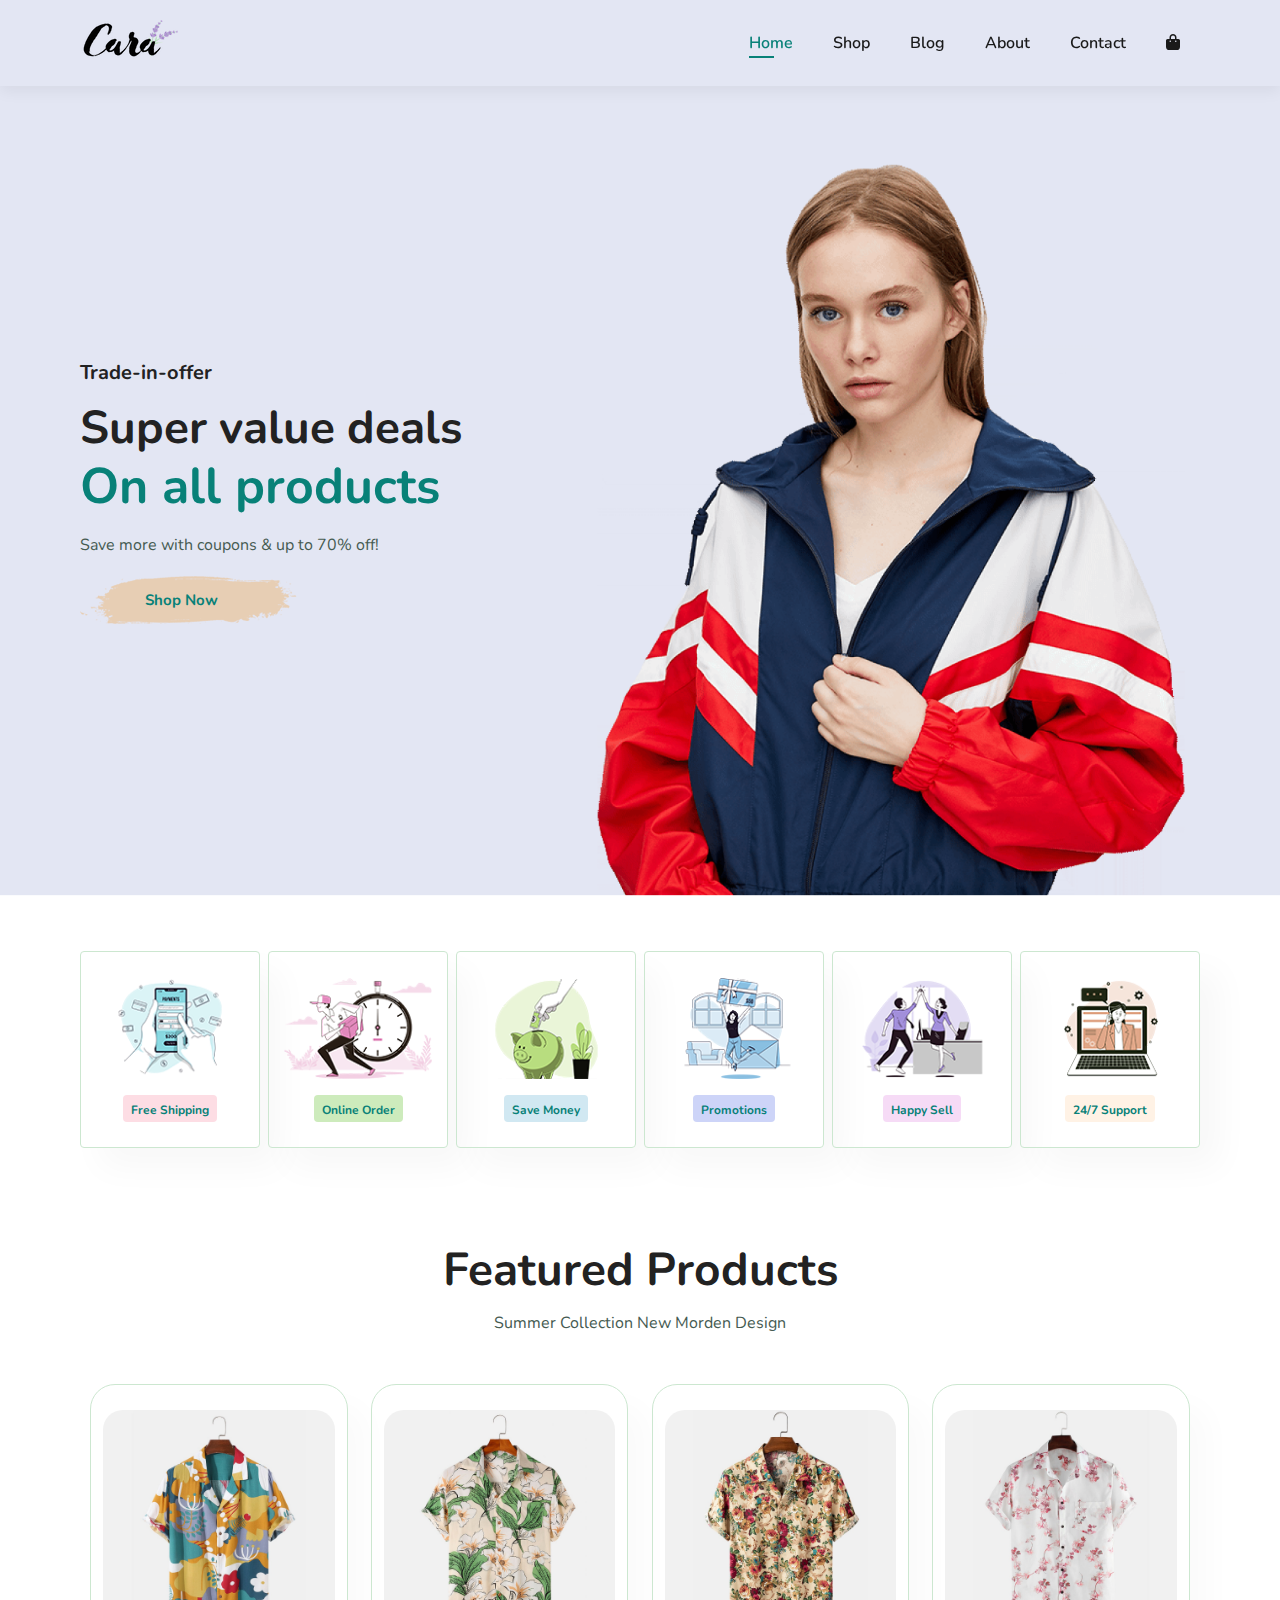
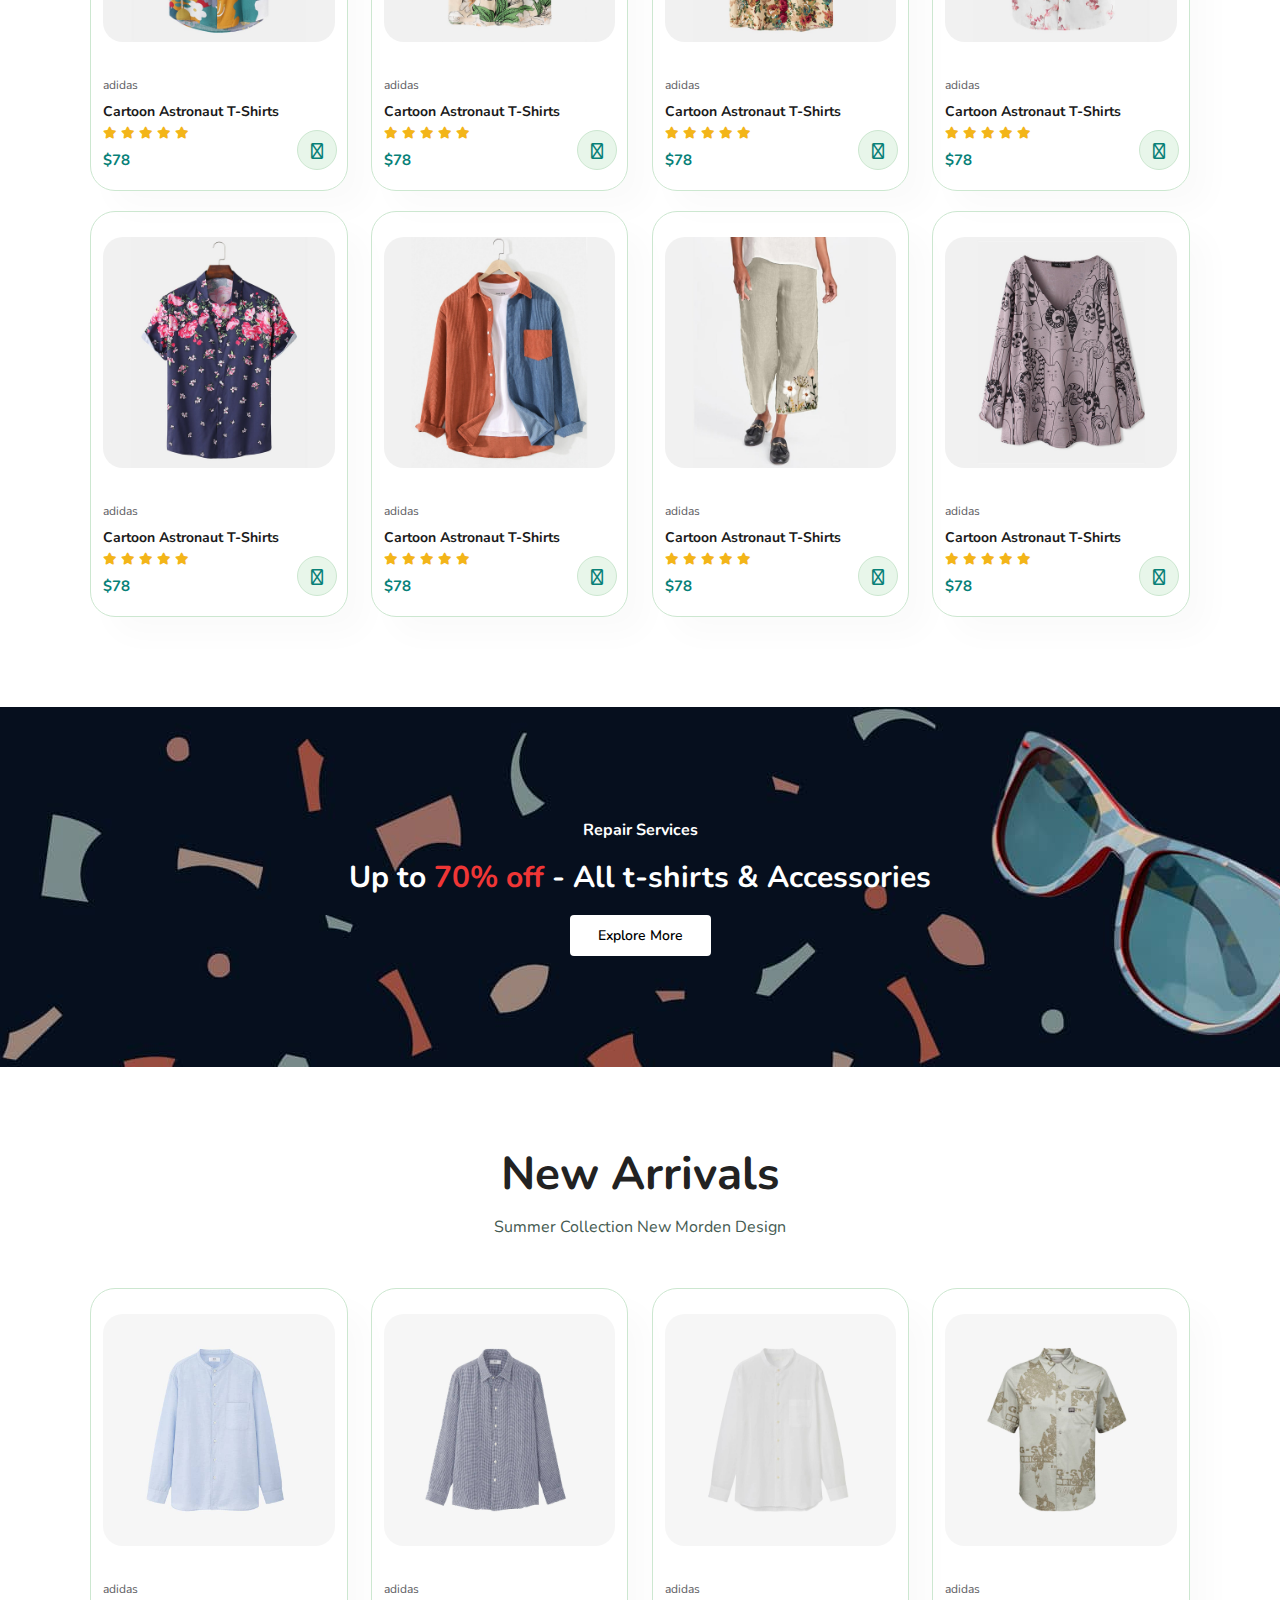
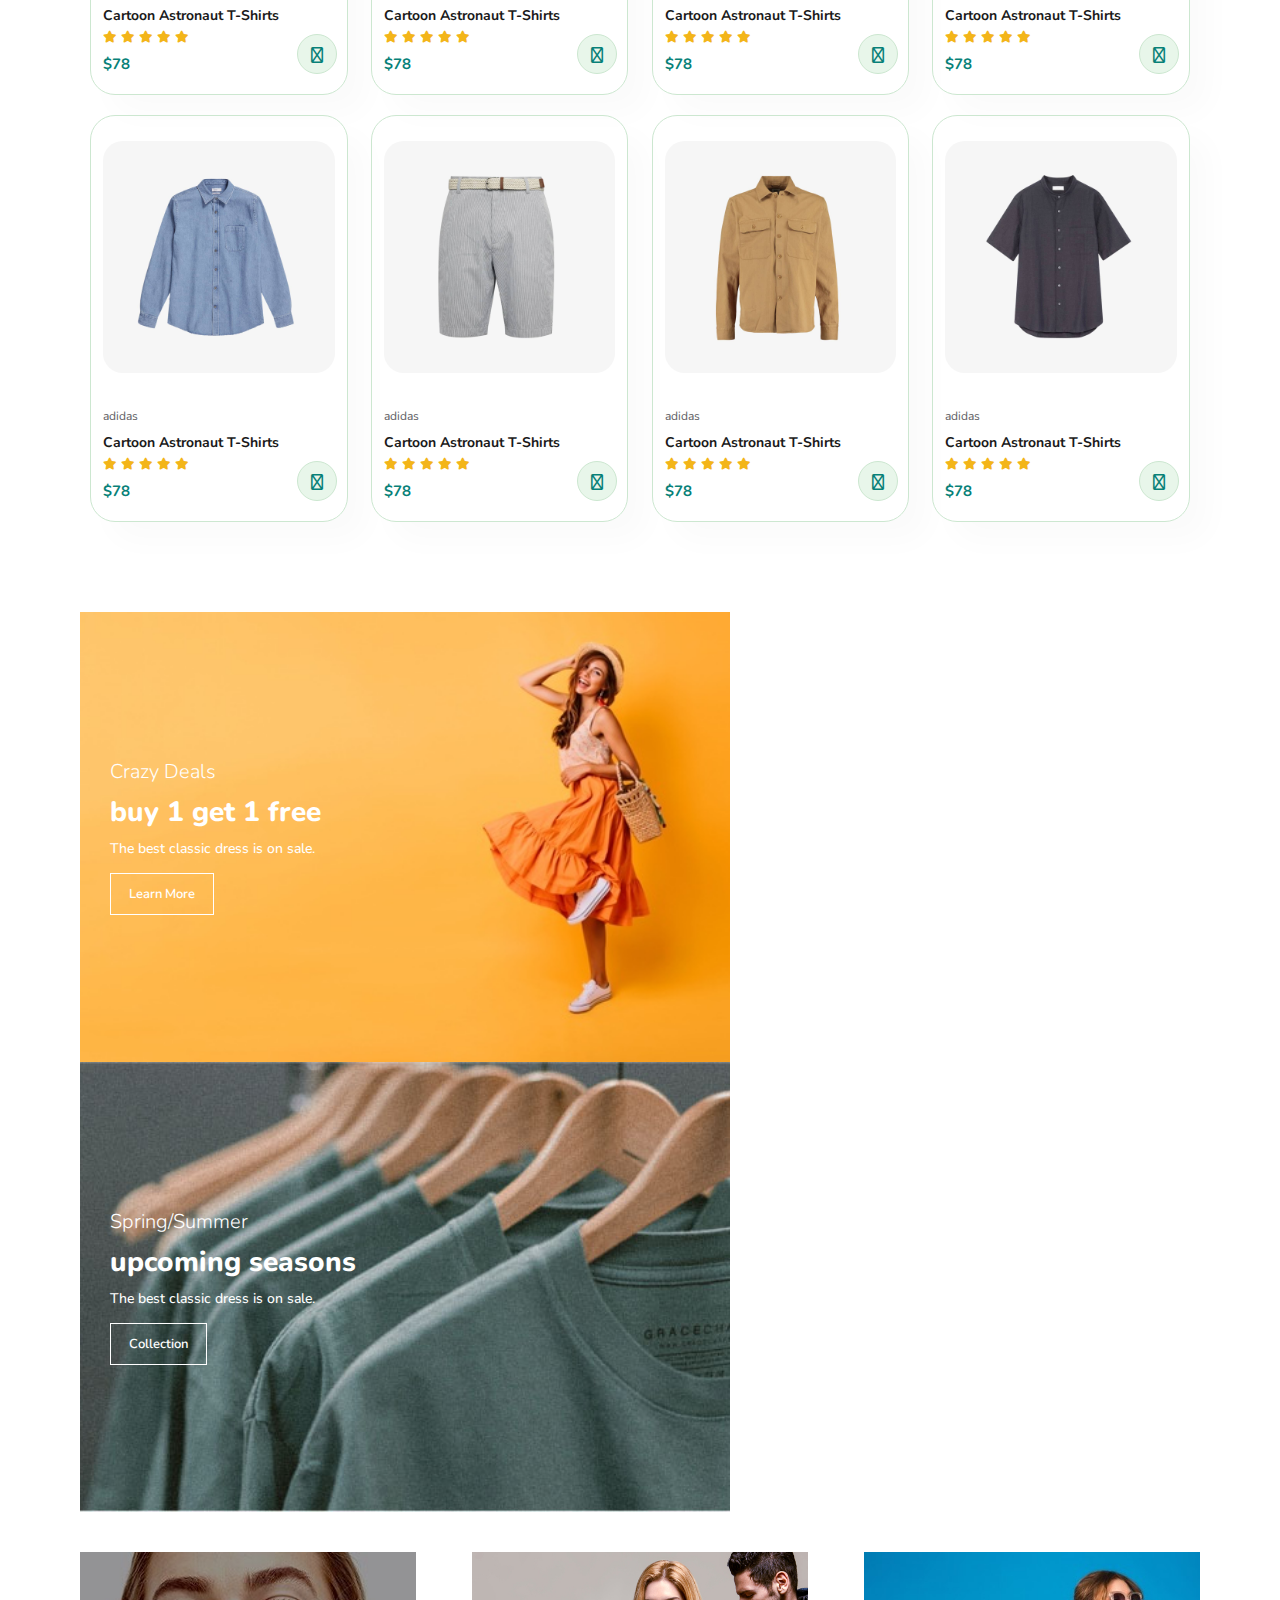
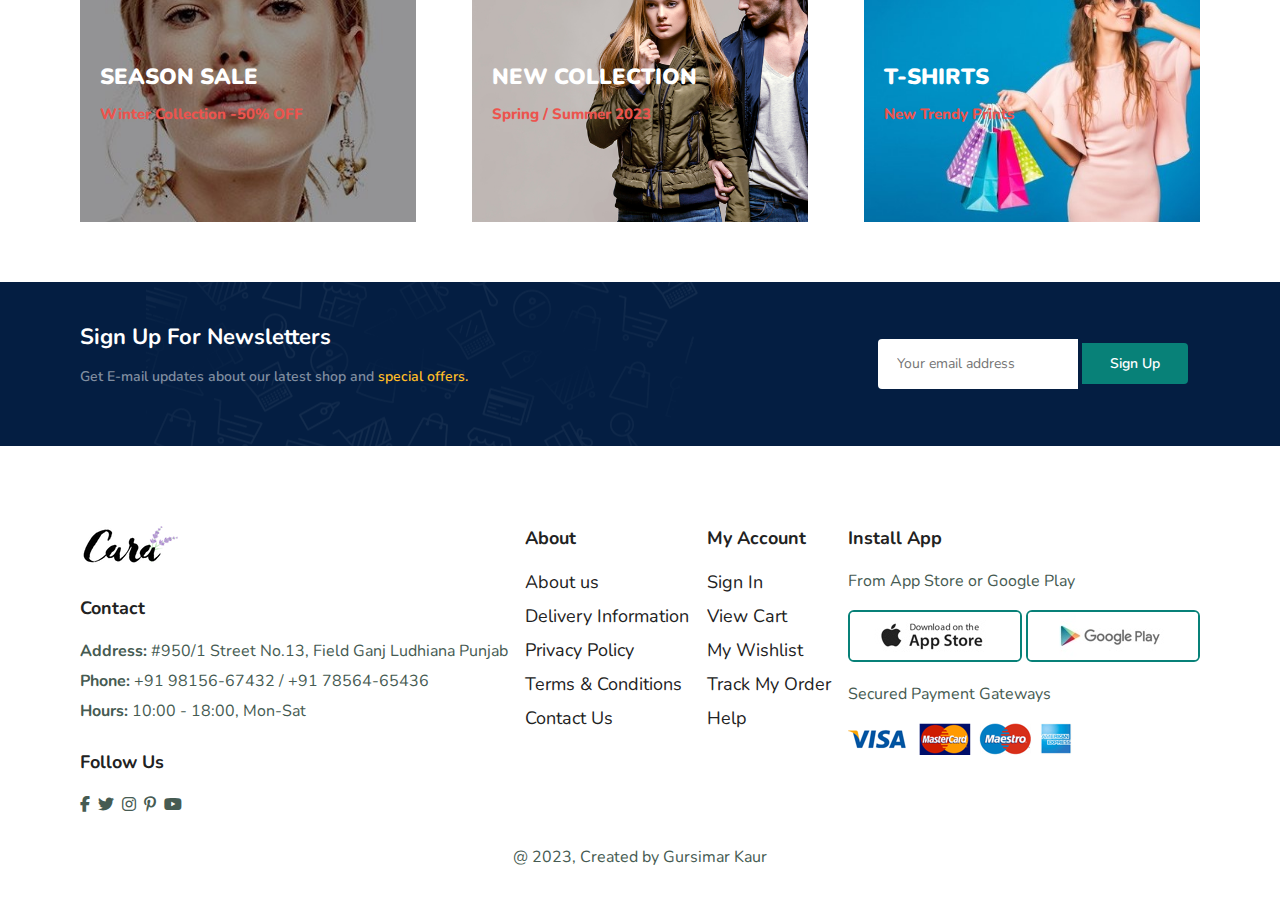
<file: index.html>
<!DOCTYPE html>
<html lang="en">
<head>
    <meta charset="UTF-8">
    <meta name="viewport" content="width=device-width, initial-scale=1.0">
    <title>Ecommerce Website</title>
    <!-- font awesome  -->
    <link rel="stylesheet" href="https://cdnjs.cloudflare.com/ajax/libs/font-awesome/6.4.2/css/all.min.css">
    <!-- css file  -->
    <link rel="stylesheet" href="css/style.css">
</head>
<body>
    <!-- header  -->
    <section id="header">
        <a href=""><img src="images/logo.png" alt="" class="logo"></a>
        <div>
            <ul id="navbar">
                <li><a href="index.html" class="active">Home</a></li>
                <li><a href="shop.html">Shop</a></li>
                <li><a href="blog.html">Blog</a></li>
                <li><a href="about.html">About</a></li>
                <li><a href="contact.html">Contact</a></li>
                <li><a id="cart-bag" href="cart.html"><i class="fa-solid fa-bag-shopping"></i></a></li>
                <a href="#" id="close"><i class="fa-solid fa-xmark"></i></a>
            </ul>
        </div>
        <div id="mobile">
            
            <a href="cart.html"><i class="fa-solid fa-bag-shopping"></i></a>
            <i  id="bar" class="fa-solid fa-bars"></i>
        </div>
    </section>
    <!-- main  -->
    <section id="main">
        <h4>Trade-in-offer</h4>
        <h2>Super value deals</h2>
        <h1>On all products</h1>
        <p>Save more with coupons & up to 70% off!</p>
        <button>Shop Now</button>
    </section>
    <section id="feature" class="section-p1">
        <div class="fe-box">
            <img src="images/features/f1.png" alt="">
            <h6>Free Shipping</h6>
        </div>
        <div class="fe-box">
            <img src="images/features/f2.png" alt="">
            <h6>Online Order</h6>
        </div>
        <div class="fe-box">
            <img src="images/features/f3.png" alt="">
            <h6>Save Money</h6>
        </div>
        <div class="fe-box">
            <img src="images/features/f4.png" alt="">
            <h6>Promotions</h6>
        </div>
        <div class="fe-box">
            <img src="images/features/f5.png" alt="">
            <h6>Happy Sell</h6>
        </div>
        <div class="fe-box">
            <img src="images/features/f6.png" alt="">
            <h6>24/7 Support</h6>
        </div>
    </section>
<!-- products  -->
    <section id="products" class="section-p1">
        <h2>Featured Products</h2>
        <p>Summer Collection New Morden Design</p>
        <div class="pro-container">
            <div class="pro">
                <img src="images/products/f1.jpg" alt="">
                <div class="des">
                    <span>adidas</span>
                    <h5>Cartoon Astronaut T-Shirts</h5>
                    <div class="star">
                        <i class="fas fa-star"></i>
                        <i class="fas fa-star"></i>
                        <i class="fas fa-star"></i>
                        <i class="fas fa-star"></i>
                        <i class="fas fa-star"></i>
                    </div>
                    <h4>$78</h4>
                </div>
                <a href="#"><i class="fa-regular fa-cart-plus cart "></i></i></a>
            </div>
            <div class="pro">
                <img src="images/products/f2.jpg" alt="">
                <div class="des">
                    <span>adidas</span>
                    <h5>Cartoon Astronaut T-Shirts</h5>
                    <div class="star">
                        <i class="fas fa-star"></i>
                        <i class="fas fa-star"></i>
                        <i class="fas fa-star"></i>
                        <i class="fas fa-star"></i>
                        <i class="fas fa-star"></i>
                    </div>
                    <h4>$78</h4>
                </div>
                <a href="#"><i class="fa-regular fa-cart-plus cart "></i></i></a>
            </div>
            <div class="pro">
                <img src="images/products/f3.jpg" alt="">
                <div class="des">
                    <span>adidas</span>
                    <h5>Cartoon Astronaut T-Shirts</h5>
                    <div class="star">
                        <i class="fas fa-star"></i>
                        <i class="fas fa-star"></i>
                        <i class="fas fa-star"></i>
                        <i class="fas fa-star"></i>
                        <i class="fas fa-star"></i>
                    </div>
                    <h4>$78</h4>
                </div>
                <a href="#"><i class="fa-regular fa-cart-plus cart "></i></i></a>
            </div>
            <div class="pro">
                <img src="images/products/f4.jpg" alt="">
                <div class="des">
                    <span>adidas</span>
                    <h5>Cartoon Astronaut T-Shirts</h5>
                    <div class="star">
                        <i class="fas fa-star"></i>
                        <i class="fas fa-star"></i>
                        <i class="fas fa-star"></i>
                        <i class="fas fa-star"></i>
                        <i class="fas fa-star"></i>
                    </div>
                    <h4>$78</h4>
                </div>
                <a href="#"><i class="fa-regular fa-cart-plus cart "></i></i></a>
            </div>
            <div class="pro">
                <img src="images/products/f5.jpg" alt="">
                <div class="des">
                    <span>adidas</span>
                    <h5>Cartoon Astronaut T-Shirts</h5>
                    <div class="star">
                        <i class="fas fa-star"></i>
                        <i class="fas fa-star"></i>
                        <i class="fas fa-star"></i>
                        <i class="fas fa-star"></i>
                        <i class="fas fa-star"></i>
                    </div>
                    <h4>$78</h4>
                </div>
                <a href="#"><i class="fa-regular fa-cart-plus cart "></i></i></a>
            </div>
            <div class="pro">
                <img src="images/products/f6.jpg" alt="">
                <div class="des">
                    <span>adidas</span>
                    <h5>Cartoon Astronaut T-Shirts</h5>
                    <div class="star">
                        <i class="fas fa-star"></i>
                        <i class="fas fa-star"></i>
                        <i class="fas fa-star"></i>
                        <i class="fas fa-star"></i>
                        <i class="fas fa-star"></i>
                    </div>
                    <h4>$78</h4>
                </div>
                <a href="#"><i class="fa-regular fa-cart-plus cart "></i></i></a>
            </div>
            <div class="pro">
                <img src="images/products/f7.jpg" alt="">
                <div class="des">
                    <span>adidas</span>
                    <h5>Cartoon Astronaut T-Shirts</h5>
                    <div class="star">
                        <i class="fas fa-star"></i>
                        <i class="fas fa-star"></i>
                        <i class="fas fa-star"></i>
                        <i class="fas fa-star"></i>
                        <i class="fas fa-star"></i>
                    </div>
                    <h4>$78</h4>
                </div>
                <a href="#"><i class="fa-regular fa-cart-plus cart "></i></i></a>
            </div>
            <div class="pro">
                <img src="images/products/f8.jpg" alt="">
                <div class="des">
                    <span>adidas</span>
                    <h5>Cartoon Astronaut T-Shirts</h5>
                    <div class="star">
                        <i class="fas fa-star"></i>
                        <i class="fas fa-star"></i>
                        <i class="fas fa-star"></i>
                        <i class="fas fa-star"></i>
                        <i class="fas fa-star"></i>
                    </div>
                    <h4>$78</h4>
                </div>
                <a href="#"><i class="fa-regular fa-cart-plus cart "></i></i></a>
            </div>
        </div>
    </section>
    <!-- banner  -->
    <section id="banner" class="section-m1">
        <h4>Repair Services</h4>
        <h2>Up to <span>70% off</span> - All t-shirts & Accessories</h2>
        <button class="normal">Explore More</button>
    </section>
    <!-- arrivals  -->
    <section id="products" class="section-p1">
        <h2>New Arrivals</h2>
        <p>Summer Collection New Morden Design</p>
        <div class="pro-container">
            <div class="pro">
                <img src="images/products/n1.jpg" alt="">
                <div class="des">
                    <span>adidas</span>
                    <h5>Cartoon Astronaut T-Shirts</h5>
                    <div class="star">
                        <i class="fas fa-star"></i>
                        <i class="fas fa-star"></i>
                        <i class="fas fa-star"></i>
                        <i class="fas fa-star"></i>
                        <i class="fas fa-star"></i>
                    </div>
                    <h4>$78</h4>
                </div>
                <a href="#"><i class="fa-regular fa-cart-plus cart "></i></i></a>
            </div>
            <div class="pro">
                <img src="images/products/n2.jpg" alt="">
                <div class="des">
                    <span>adidas</span>
                    <h5>Cartoon Astronaut T-Shirts</h5>
                    <div class="star">
                        <i class="fas fa-star"></i>
                        <i class="fas fa-star"></i>
                        <i class="fas fa-star"></i>
                        <i class="fas fa-star"></i>
                        <i class="fas fa-star"></i>
                    </div>
                    <h4>$78</h4>
                </div>
                <a href="#"><i class="fa-regular fa-cart-plus cart "></i></i></a>
            </div>
            <div class="pro">
                <img src="images/products/n3.jpg" alt="">
                <div class="des">
                    <span>adidas</span>
                    <h5>Cartoon Astronaut T-Shirts</h5>
                    <div class="star">
                        <i class="fas fa-star"></i>
                        <i class="fas fa-star"></i>
                        <i class="fas fa-star"></i>
                        <i class="fas fa-star"></i>
                        <i class="fas fa-star"></i>
                    </div>
                    <h4>$78</h4>
                </div>
                <a href="#"><i class="fa-regular fa-cart-plus cart "></i></i></a>
            </div>
            <div class="pro">
                <img src="images/products/n4.jpg" alt="">
                <div class="des">
                    <span>adidas</span>
                    <h5>Cartoon Astronaut T-Shirts</h5>
                    <div class="star">
                        <i class="fas fa-star"></i>
                        <i class="fas fa-star"></i>
                        <i class="fas fa-star"></i>
                        <i class="fas fa-star"></i>
                        <i class="fas fa-star"></i>
                    </div>
                    <h4>$78</h4>
                </div>
                <a href="#"><i class="fa-regular fa-cart-plus cart "></i></i></a>
            </div>
            <div class="pro">
                <img src="images/products/n5.jpg" alt="">
                <div class="des">
                    <span>adidas</span>
                    <h5>Cartoon Astronaut T-Shirts</h5>
                    <div class="star">
                        <i class="fas fa-star"></i>
                        <i class="fas fa-star"></i>
                        <i class="fas fa-star"></i>
                        <i class="fas fa-star"></i>
                        <i class="fas fa-star"></i>
                    </div>
                    <h4>$78</h4>
                </div>
                <a href="#"><i class="fa-regular fa-cart-plus cart "></i></i></a>
            </div>
            <div class="pro">
                <img src="images/products/n6.jpg" alt="">
                <div class="des">
                    <span>adidas</span>
                    <h5>Cartoon Astronaut T-Shirts</h5>
                    <div class="star">
                        <i class="fas fa-star"></i>
                        <i class="fas fa-star"></i>
                        <i class="fas fa-star"></i>
                        <i class="fas fa-star"></i>
                        <i class="fas fa-star"></i>
                    </div>
                    <h4>$78</h4>
                </div>
                <a href="#"><i class="fa-regular fa-cart-plus cart "></i></i></a>
            </div>
            <div class="pro">
                <img src="images/products/n7.jpg" alt="">
                <div class="des">
                    <span>adidas</span>
                    <h5>Cartoon Astronaut T-Shirts</h5>
                    <div class="star">
                        <i class="fas fa-star"></i>
                        <i class="fas fa-star"></i>
                        <i class="fas fa-star"></i>
                        <i class="fas fa-star"></i>
                        <i class="fas fa-star"></i>
                    </div>
                    <h4>$78</h4>
                </div>
                <a href="#"><i class="fa-regular fa-cart-plus cart "></i></i></a>
            </div>
            <div class="pro">
                <img src="images/products/n8.jpg" alt="">
                <div class="des">
                    <span>adidas</span>
                    <h5>Cartoon Astronaut T-Shirts</h5>
                    <div class="star">
                        <i class="fas fa-star"></i>
                        <i class="fas fa-star"></i>
                        <i class="fas fa-star"></i>
                        <i class="fas fa-star"></i>
                        <i class="fas fa-star"></i>
                    </div>
                    <h4>$78</h4>
                </div>
                <a href="#"><i class="fa-regular fa-cart-plus cart "></i></i></a>
            </div>
        </div>
    </section>
    <!-- small banners  -->
    <section id="sm-banner" class="section-p1">
        <div class="banner-box">
            <h4>Crazy Deals</h4>
            <h2>buy 1 get 1 free</h2>
            <span>The best classic dress is on sale.</span>
            <button class="white">Learn More</button>
        </div>
        <div class="banner-box banner-box2">
            <h4>Spring/Summer</h4>
            <h2>upcoming seasons</h2>
            <span>The best classic dress is on sale.</span>
            <button class="white">Collection</button>
        </div>
    </section>
    <section id="banner3">
        <div class="banner-box">
            <h2>SEASON SALE</h2>
            <h3>Winter Collection -50% OFF</h3>
        </div>
        <div class="banner-box banner-box2">
            <h2>NEW COLLECTION</h2>
            <h3>Spring / Summer 2023</h3>
        </div>
        <div class="banner-box banner-box3">
            <h2>T-SHIRTS</h2>
            <h3>New Trendy Prints</h3>
        </div>
    </section>
    <!-- news letter  -->
    <section id="news_letter" class="section-p1 section-m1">
        <div class="news_text">
            <h4>Sign Up For Newsletters</h4>
            <p>Get E-mail updates about our latest shop and <span>special offers.</span></p>
        </div>
        <div class="form">
            <input type="text" placeholder="Your email address">
            <button class="normal">Sign Up</button>
        </div>
    </section>
    <!-- footer  -->
    <footer class="section-p1">
        <div class="col">
            <img class="logo" src="images/logo.png" alt="">
            <h4>Contact</h4>
            <p><strong>Address:</strong> #950/1 Street No.13, Field Ganj Ludhiana Punjab </p>
            <p><strong>Phone:</strong> +91 98156-67432 / +91 78564-65436</p>
            <p><strong>Hours:</strong> 10:00 - 18:00, Mon-Sat</p>
            <div class="follow">
                <h4>Follow Us</h4>
                <div class="icon">
                    <i class="fa-brands fa-facebook-f"></i>
                    <i class="fa-brands fa-twitter"></i>
                    <i class="fa-brands fa-instagram"></i>
                    <i class="fa-brands fa-pinterest-p"></i>
                    <i class="fa-brands fa-youtube"></i>
                </div>
            </div>
        </div>
        <div class="col">
            <h4>About</h4>
            <a href="#">About us</a>
            <a href="#">Delivery Information</a>
            <a href="#">Privacy Policy</a>
            <a href="#">Terms & Conditions</a>
            <a href="#">Contact Us</a>
        </div>
        <div class="col">
            <h4>My Account</h4>
            <a href="#">Sign In</a>
            <a href="#">View Cart</a>
            <a href="#">My Wishlist</a>
            <a href="#">Track My Order</a>
            <a href="#">Help</a>
        </div>
        <div class="col install">
            <h4>Install App</h4>
            <p>From App Store or Google Play</p>
            <div class="row">
                <img src="images/pay/app.jpg" alt="">
                <img src="images/pay/play.jpg" alt="">
            </div>
            <p>Secured Payment Gateways</p>
            <img src="images/pay/pay.png" alt="">
        </div>
        <div class="copyright">
            <p>@ 2023, Created by Gursimar Kaur</p>
        </div>
    </footer>
    <!-- js file  -->
    <script src="js/script.js"></script>
</body>
</html>
</file>
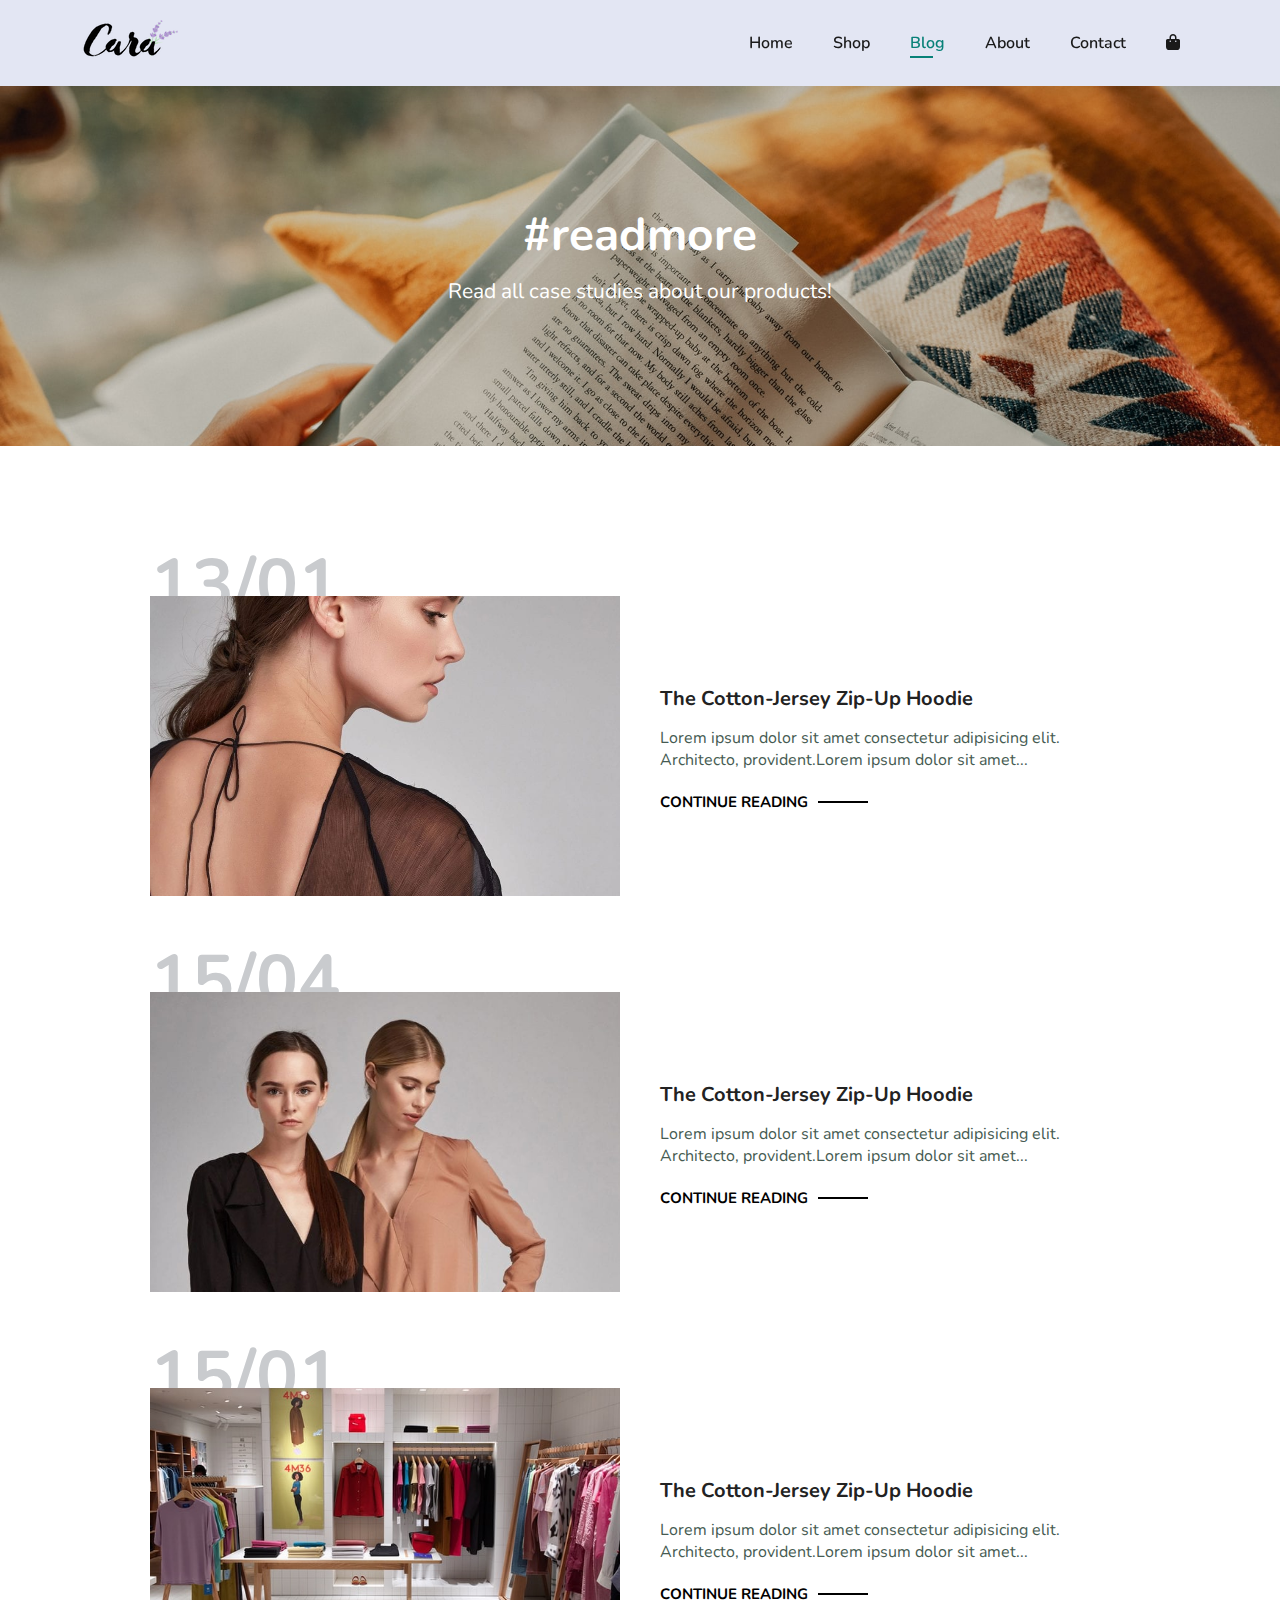
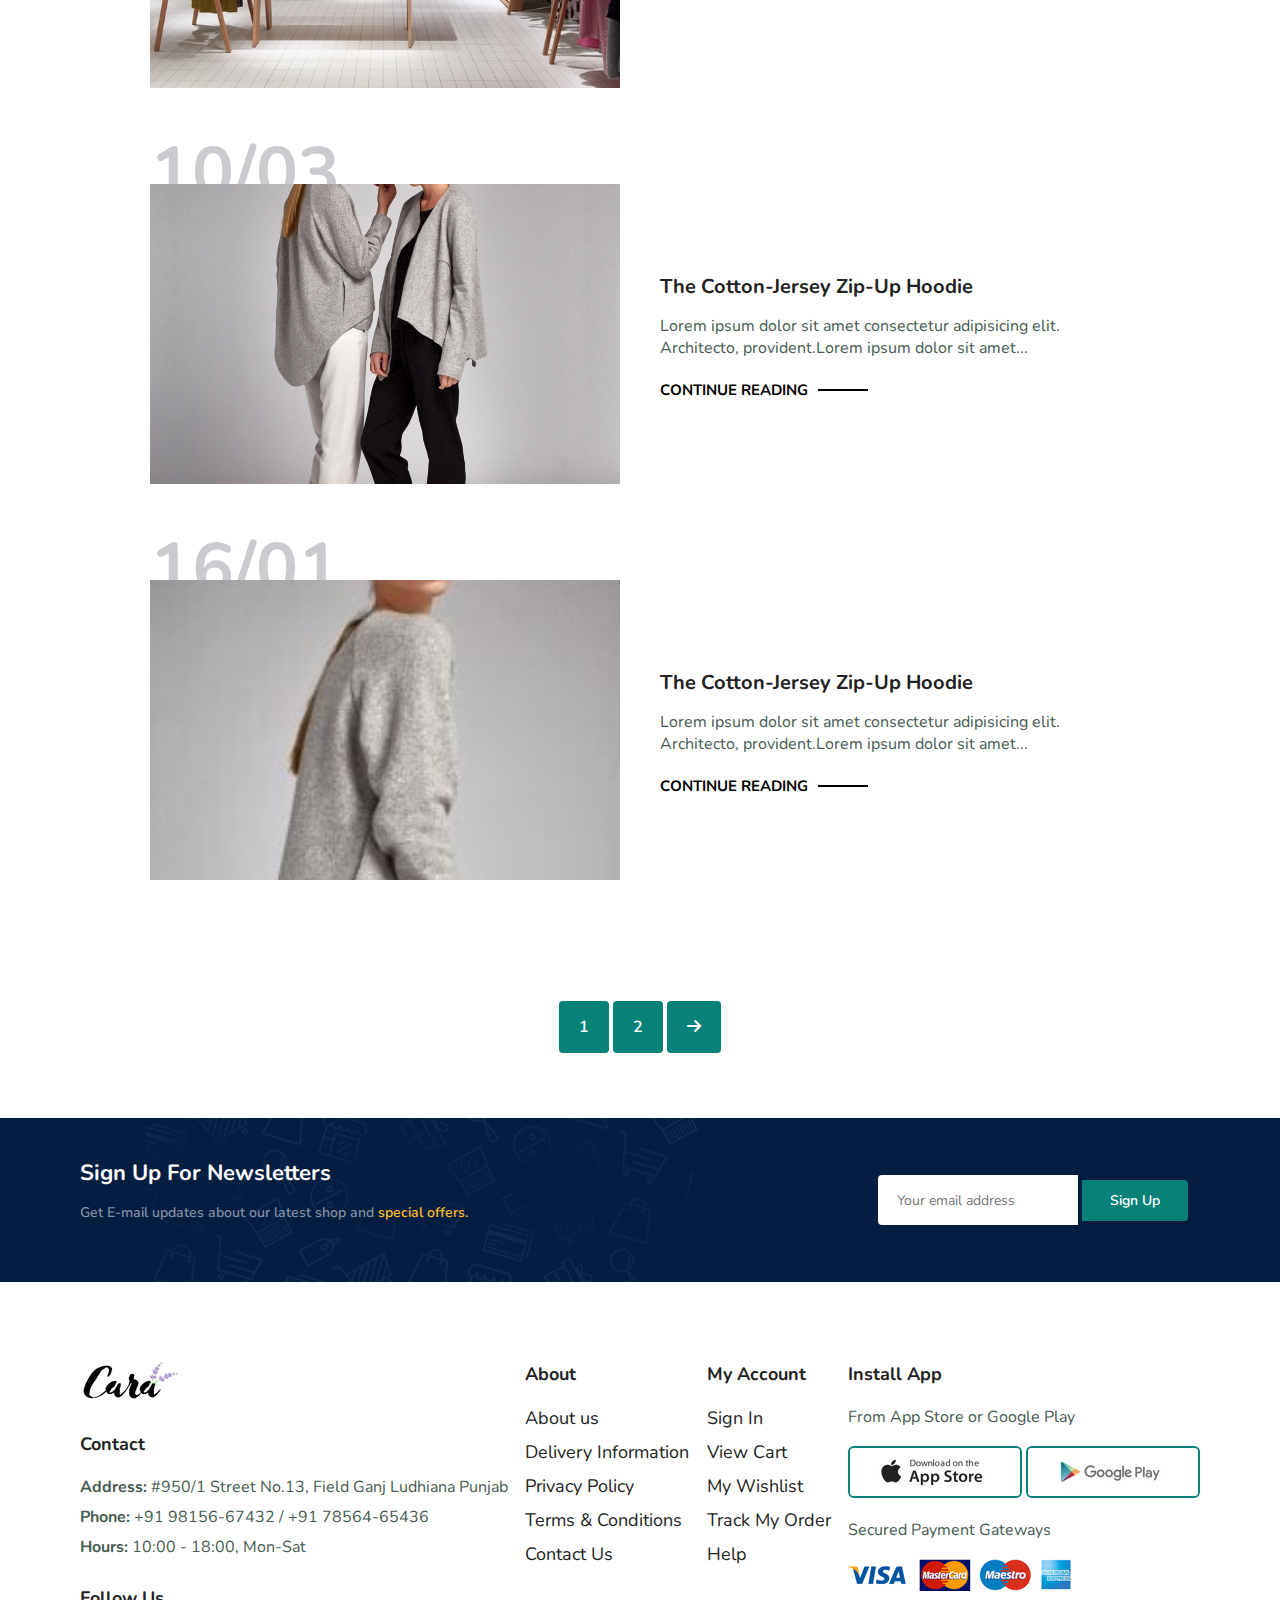
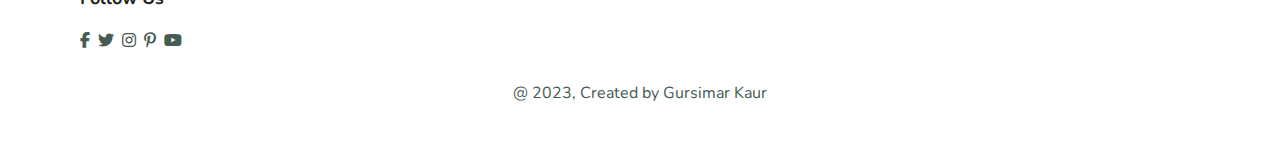
<file: blog.html>
<!DOCTYPE html>
<html lang="en">
  <head>
    <meta charset="UTF-8" />
    <meta name="viewport" content="width=device-width, initial-scale=1.0" />
    <title>Shop Page</title>
    <!-- font awesome  -->
    <link
      rel="stylesheet"
      href="https://cdnjs.cloudflare.com/ajax/libs/font-awesome/6.4.2/css/all.min.css"
    />
    <!-- css file  -->
    <link rel="stylesheet" href="css/style.css" />
  </head>
  <body>
    <!-- header  -->
    <section id="header">
      <a href=""><img src="images/logo.png" alt="" class="logo" /></a>
      <div>
        <ul id="navbar">
          <li><a href="index.html">Home</a></li>
          <li><a href="shop.html" >Shop</a></li>
          <li><a href="blog.html" class="active">Blog</a></li>
          <li><a href="about.html">About</a></li>
          <li><a href="contact.html">Contact</a></li>
          <li>
            <a id="cart-bag" href="cart.html"
              ><i class="fa-solid fa-bag-shopping"></i
            ></a>
          </li>
          <a href="#" id="close"><i class="fa-solid fa-xmark"></i></a>
        </ul>
      </div>
      <div id="mobile">
        <a href="cart.html"><i class="fa-solid fa-bag-shopping"></i></a>
        <i id="bar" class="fa-solid fa-bars"></i>
      </div>
    </section>
    <!-- main  -->
    <section id="shop_header" class="blog_header">
      <h2>#readmore</h2>

      <p>Read all case studies about our products!</p>
    </section>
    <!-- blog section  -->
    <section id="blog">
        <div class="blog_box">
            <div class="blog_img">
                <img src="images/blog/b1.jpg" alt="">
            </div>
            <div class="blog_details">
                <h4>The Cotton-Jersey Zip-Up Hoodie</h4>
                <p>Lorem ipsum dolor sit amet consectetur adipisicing elit. Architecto, provident.Lorem ipsum dolor sit amet...
                </p>
                <a href="#">CONTINUE READING</a>
            </div>
            <h1>13/01</h1>
        </div>
        <div class="blog_box">
            <div class="blog_img">
                <img src="images/blog/b2.jpg" alt="">
            </div>
            <div class="blog_details">
                <h4>The Cotton-Jersey Zip-Up Hoodie</h4>
                <p>Lorem ipsum dolor sit amet consectetur adipisicing elit. Architecto, provident.Lorem ipsum dolor sit amet...
                </p>
                <a href="#">CONTINUE READING</a>
            </div>
            <h1>15/04</h1>
        </div>
        <div class="blog_box">
            <div class="blog_img">
                <img src="images/blog/b3.jpg" alt="">
            </div>
            <div class="blog_details">
                <h4>The Cotton-Jersey Zip-Up Hoodie</h4>
                <p>Lorem ipsum dolor sit amet consectetur adipisicing elit. Architecto, provident.Lorem ipsum dolor sit amet...
                </p>
                <a href="#">CONTINUE READING</a>
            </div>
            <h1>15/01</h1>
        </div>
        <div class="blog_box">
            <div class="blog_img">
                <img src="images/blog/b4.jpg" alt="">
            </div>
            <div class="blog_details">
                <h4>The Cotton-Jersey Zip-Up Hoodie</h4>
                <p>Lorem ipsum dolor sit amet consectetur adipisicing elit. Architecto, provident.Lorem ipsum dolor sit amet...
                </p>
                <a href="#">CONTINUE READING</a>
            </div>
            <h1>10/03</h1>
        </div>
        <div class="blog_box">
            <div class="blog_img">
                <img src="images/blog/b5.jpg" alt="">
            </div>
            <div class="blog_details">
                <h4>The Cotton-Jersey Zip-Up Hoodie</h4>
                <p>Lorem ipsum dolor sit amet consectetur adipisicing elit. Architecto, provident.Lorem ipsum dolor sit amet...
                </p>
                <a href="#">CONTINUE READING</a>
            </div>
            <h1>16/01</h1>
        </div>
    </section>
    
    <!-- pagination  -->
    <section id="pagination" class="section-p1">
        <a href="#">1</a>
        <a href="#">2</a>
        <a href="#"><i class="fa-solid fa-arrow-right"></i></a>
    </section>
    <!-- news letter  -->
    <section id="news_letter" class="section-p1 section-m1">
      <div class="news_text">
        <h4>Sign Up For Newsletters</h4>
        <p>
          Get E-mail updates about our latest shop and
          <span>special offers.</span>
        </p>
      </div>
      <div class="form">
        <input type="text" placeholder="Your email address" />
        <button class="normal">Sign Up</button>
      </div>
    </section>
    <!-- footer  -->
    <footer class="section-p1">
      <div class="col">
        <img class="logo" src="images/logo.png" alt="" />
        <h4>Contact</h4>
        <p>
          <strong>Address:</strong> #950/1 Street No.13, Field Ganj Ludhiana
          Punjab
        </p>
        <p><strong>Phone:</strong> +91 98156-67432 / +91 78564-65436</p>
        <p><strong>Hours:</strong> 10:00 - 18:00, Mon-Sat</p>
        <div class="follow">
          <h4>Follow Us</h4>
          <div class="icon">
            <i class="fa-brands fa-facebook-f"></i>
            <i class="fa-brands fa-twitter"></i>
            <i class="fa-brands fa-instagram"></i>
            <i class="fa-brands fa-pinterest-p"></i>
            <i class="fa-brands fa-youtube"></i>
          </div>
        </div>
      </div>
      <div class="col">
        <h4>About</h4>
        <a href="#">About us</a>
        <a href="#">Delivery Information</a>
        <a href="#">Privacy Policy</a>
        <a href="#">Terms & Conditions</a>
        <a href="#">Contact Us</a>
      </div>
      <div class="col">
        <h4>My Account</h4>
        <a href="#">Sign In</a>
        <a href="#">View Cart</a>
        <a href="#">My Wishlist</a>
        <a href="#">Track My Order</a>
        <a href="#">Help</a>
      </div>
      <div class="col install">
        <h4>Install App</h4>
        <p>From App Store or Google Play</p>
        <div class="row">
          <img src="images/pay/app.jpg" alt="" />
          <img src="images/pay/play.jpg" alt="" />
        </div>
        <p>Secured Payment Gateways</p>
        <img src="images/pay/pay.png" alt="" />
      </div>
      <div class="copyright">
        <p>@ 2023, Created by Gursimar Kaur</p>
      </div>
    </footer>
    <!-- js file  -->
    <script src="js/script.js"></script>
  </body>
</html>
</file>
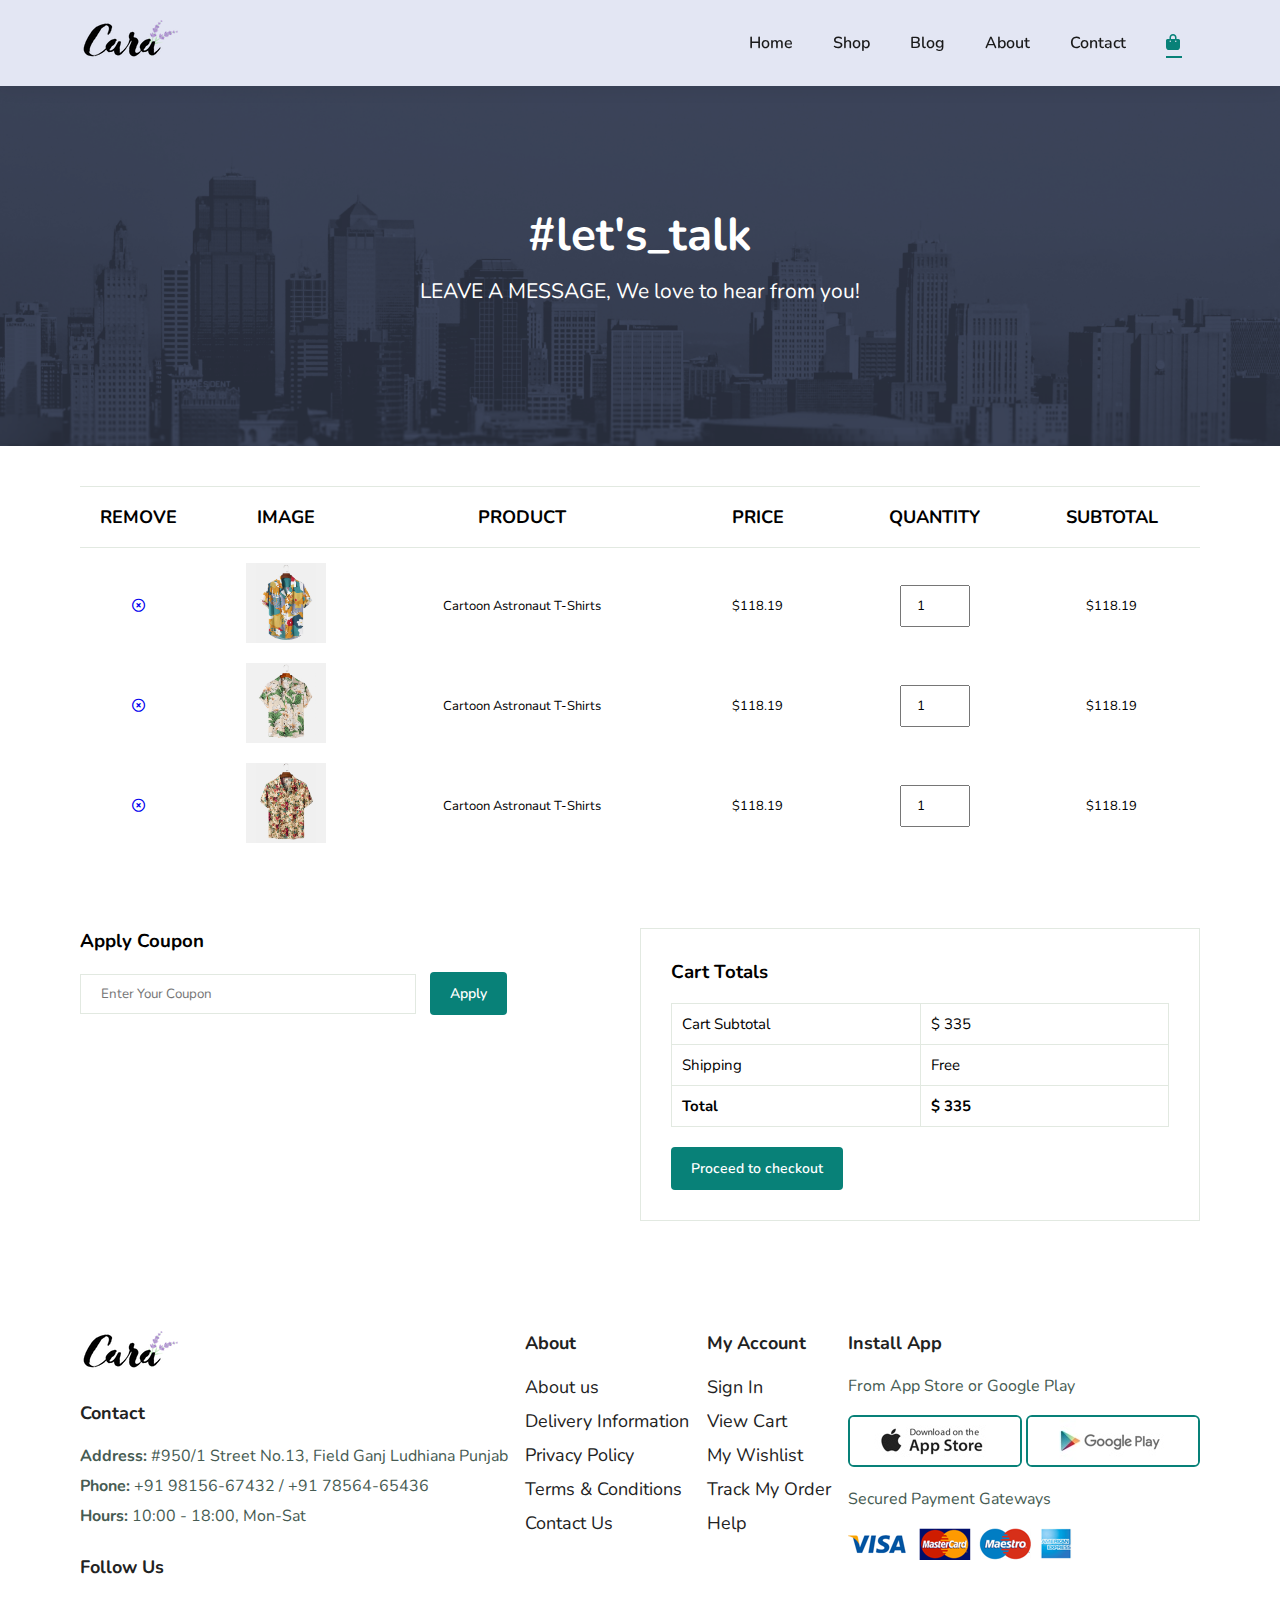
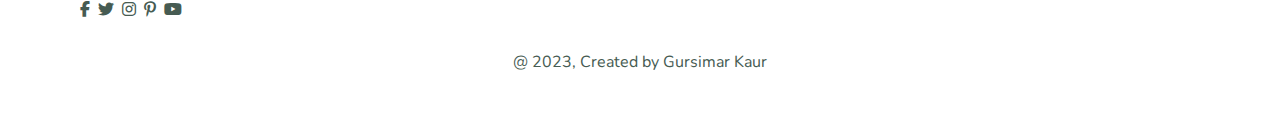
<file: cart.html>
<!DOCTYPE html>
<html lang="en">
  <head>
    <meta charset="UTF-8" />
    <meta name="viewport" content="width=device-width, initial-scale=1.0" />
    <title>Cart Page</title>
    <!-- font awesome  -->
    <link
      rel="stylesheet"
      href="https://cdnjs.cloudflare.com/ajax/libs/font-awesome/6.4.2/css/all.min.css"
    />
    <!-- css file  -->
    <link rel="stylesheet" href="css/style.css" />
  </head>
  <body>
    <!-- header  -->
    <section id="header">
      <a href=""><img src="images/logo.png" alt="" class="logo" /></a>
      <div>
        <ul id="navbar">
          <li><a href="index.html">Home</a></li>
          <li><a href="shop.html" >Shop</a></li>
          <li><a href="blog.html" >Blog</a></li>
          <li><a href="about.html">About</a></li>
          <li><a href="contact.html" >Contact</a></li>
          <li>
            <a id="cart-bag" href="cart.html" class="active"
              ><i class="fa-solid fa-bag-shopping"></i
            ></a>
          </li>
          <a href="#" id="close"><i class="fa-solid fa-xmark"></i></a>
        </ul>
      </div>
      <div id="mobile">
        <a href="cart.html"><i class="fa-solid fa-bag-shopping"></i></a>
        <i id="bar" class="fa-solid fa-bars"></i>
      </div>
    </section>
    <!-- main  -->
    <section id="shop_header" class="about_header">
      <h2>#let's_talk</h2>
      <p>LEAVE A MESSAGE, We love to hear from you!</p>
    </section>
    <!-- cart  -->
    <section id="cart" class="section-p1">
        <table width="100%">
            <thead>
                <tr>
                    <td>Remove</td>
                    <td>Image</td>
                    <td>Product</td>
                    <td>Price</td>
                    <td>Quantity</td>
                    <td>Subtotal</td>
                </tr>
            </thead>
            <tbody>
                <tr>
                    <td><a href="#"><i class="fa-regular fa-circle-xmark"></i></a></td>
                    <td><img src="images/products/f1.jpg" alt=""></td>
                    <td>Cartoon Astronaut T-Shirts</td>
                    <td>$118.19</td>
                    <td><input type="number" value="1"></td>
                    <td>$118.19</td>
                </tr>
                <tr>
                    <td><a href="#"><i class="fa-regular fa-circle-xmark"></i></a></td>
                    <td><img src="images/products/f2.jpg" alt=""></td>
                    <td>Cartoon Astronaut T-Shirts</td>
                    <td>$118.19</td>
                    <td><input type="number" value="1"></td>
                    <td>$118.19</td>
                </tr>
                <tr>
                    <td><a href="#"><i class="fa-regular fa-circle-xmark"></i></a></td>
                    <td><img src="images/products/f3.jpg" alt=""></td>
                    <td>Cartoon Astronaut T-Shirts</td>
                    <td>$118.19</td>
                    <td><input type="number" value="1"></td>
                    <td>$118.19</td>
                </tr>
            </tbody>
        </table>
    </section>
    <!-- cart add  -->
    <section id="cart_add" class="section-p1">
        <div id="coupon">
            <h3>Apply Coupon</h3>
            <div>
                <input type="text" placeholder="Enter Your Coupon">
                <button class="normal">Apply</button>
            </div>
        </div>
        <div id="sub_total">
            <h3>Cart Totals</h3>
            <table>
                <tr>
                    <td>Cart Subtotal</td>
                    <td>$ 335</td>
                </tr>
                <tr>
                    <td>Shipping</td>
                    <td>Free</td>
                </tr>
                <tr>
                    <td><strong>Total</strong></td>
                    <td><strong>$ 335</strong></td>
                </tr>
            </table>
            <button class="normal">Proceed to checkout</button>
        </div>
    </section>
    <!-- footer  -->
    <footer class="section-p1">
      <div class="col">
        <img class="logo" src="images/logo.png" alt="" />
        <h4>Contact</h4>
        <p>
          <strong>Address:</strong> #950/1 Street No.13, Field Ganj Ludhiana
          Punjab
        </p>
        <p><strong>Phone:</strong> +91 98156-67432 / +91 78564-65436</p>
        <p><strong>Hours:</strong> 10:00 - 18:00, Mon-Sat</p>
        <div class="follow">
          <h4>Follow Us</h4>
          <div class="icon">
            <i class="fa-brands fa-facebook-f"></i>
            <i class="fa-brands fa-twitter"></i>
            <i class="fa-brands fa-instagram"></i>
            <i class="fa-brands fa-pinterest-p"></i>
            <i class="fa-brands fa-youtube"></i>
          </div>
        </div>
      </div>
      <div class="col">
        <h4>About</h4>
        <a href="#">About us</a>
        <a href="#">Delivery Information</a>
        <a href="#">Privacy Policy</a>
        <a href="#">Terms & Conditions</a>
        <a href="#">Contact Us</a>
      </div>
      <div class="col">
        <h4>My Account</h4>
        <a href="#">Sign In</a>
        <a href="#">View Cart</a>
        <a href="#">My Wishlist</a>
        <a href="#">Track My Order</a>
        <a href="#">Help</a>
      </div>
      <div class="col install">
        <h4>Install App</h4>
        <p>From App Store or Google Play</p>
        <div class="row">
          <img src="images/pay/app.jpg" alt="" />
          <img src="images/pay/play.jpg" alt="" />
        </div>
        <p>Secured Payment Gateways</p>
        <img src="images/pay/pay.png" alt="" />
      </div>
      <div class="copyright">
        <p>@ 2023, Created by Gursimar Kaur</p>
      </div>
    </footer>
    <!-- js file  -->
    <script src="js/script.js"></script>
  </body>
</html>
</file>
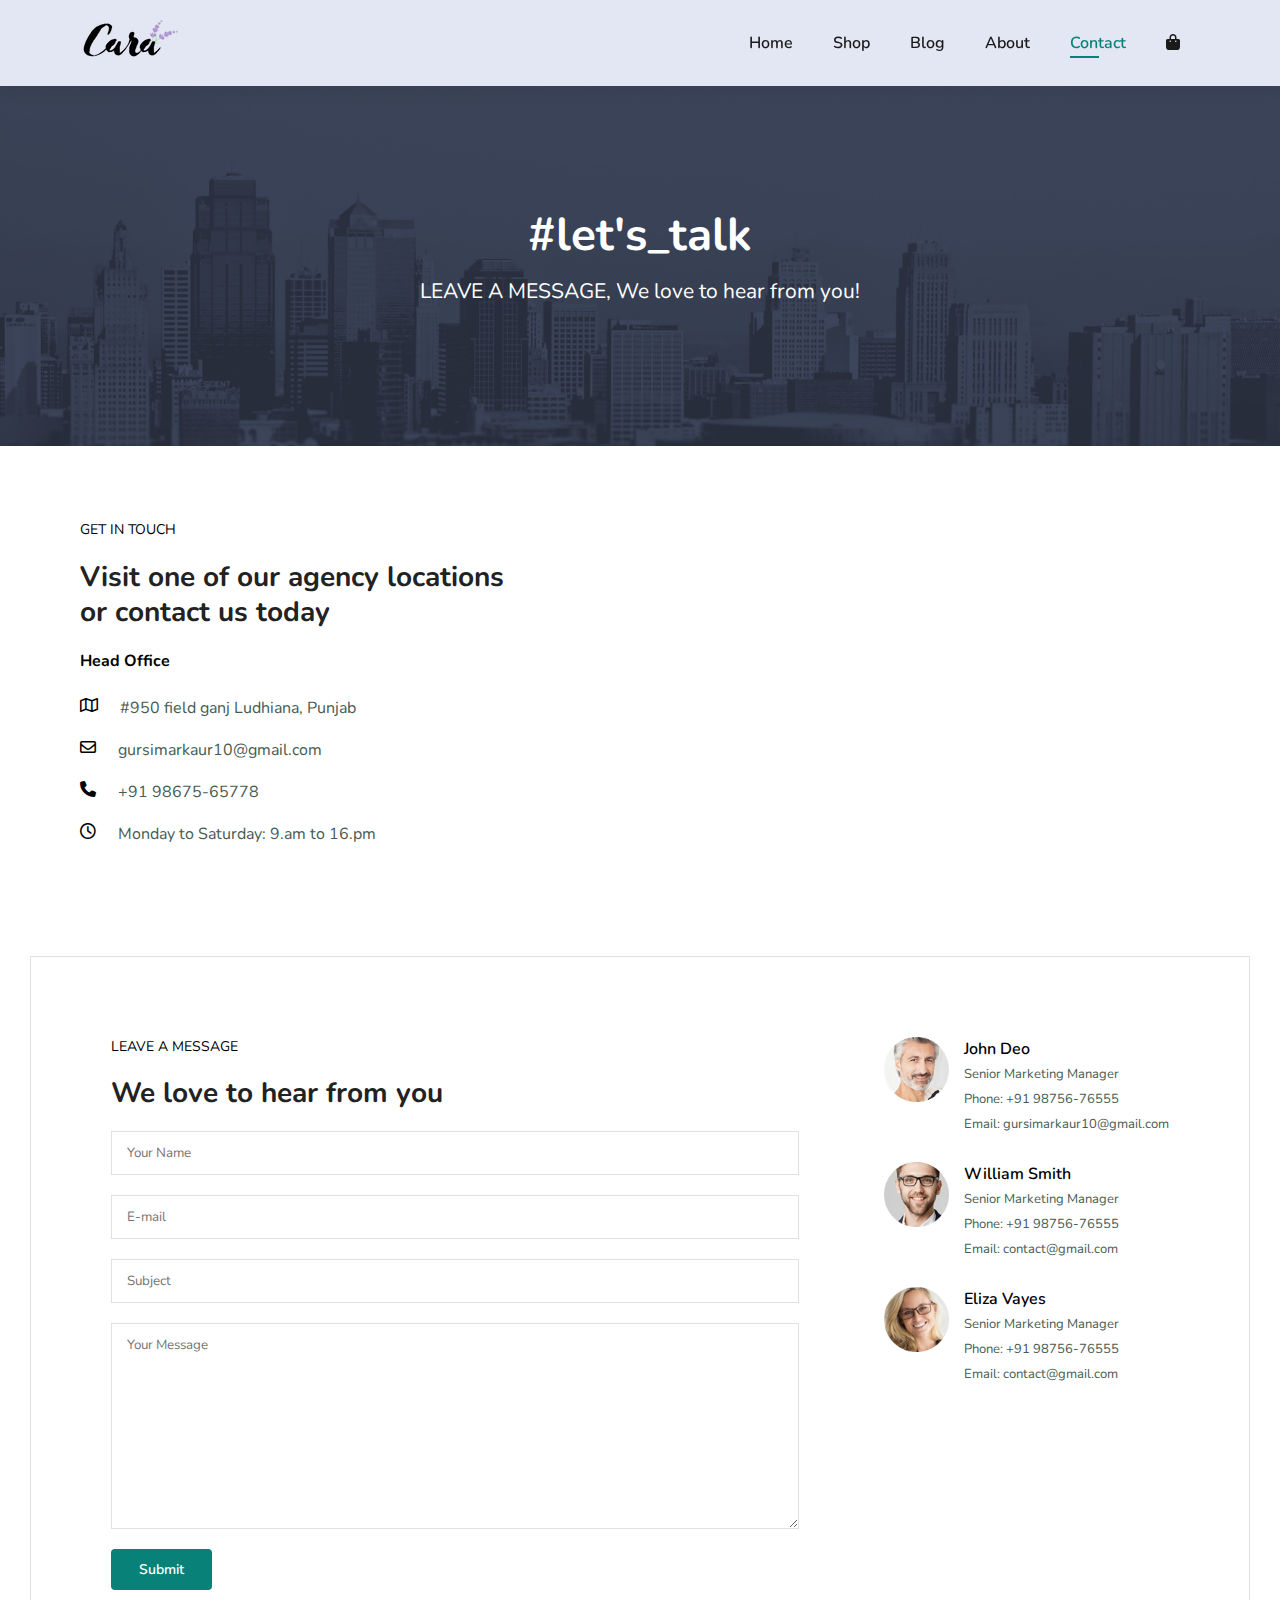
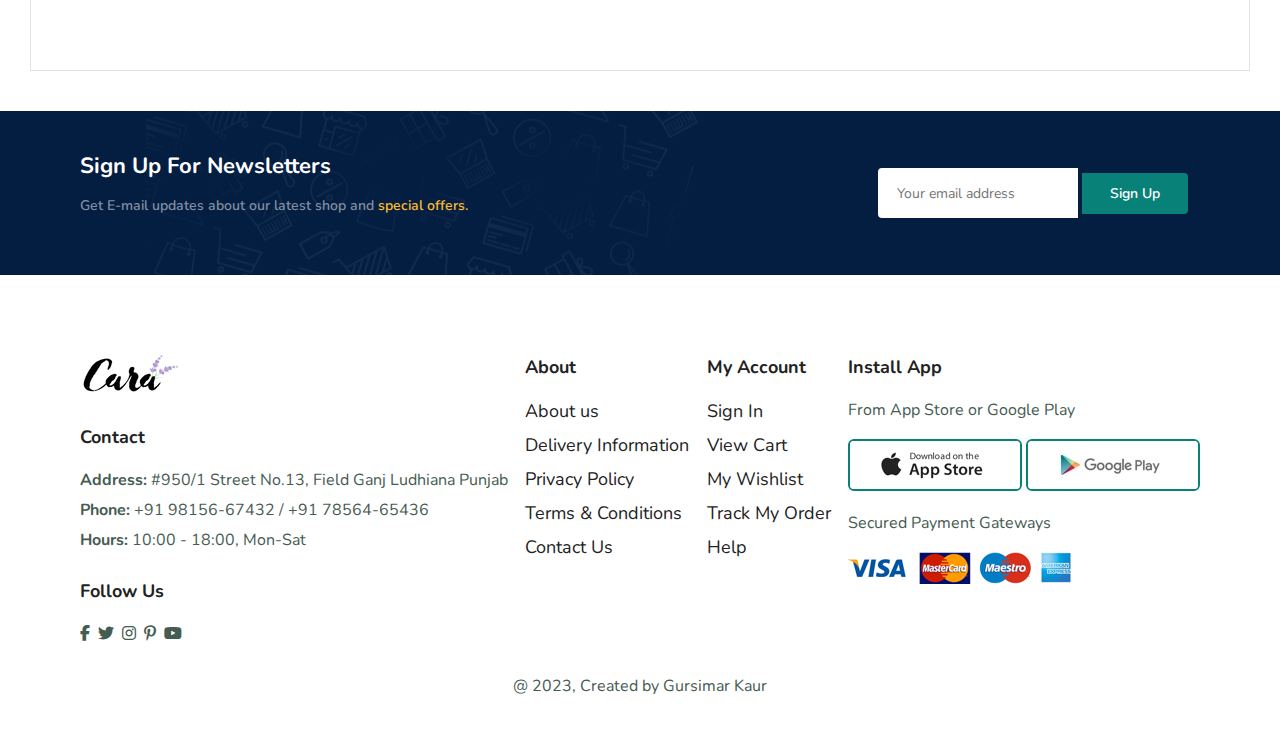
<file: contact.html>
<!DOCTYPE html>
<html lang="en">
  <head>
    <meta charset="UTF-8" />
    <meta name="viewport" content="width=device-width, initial-scale=1.0" />
    <title>Shop Page</title>
    <!-- font awesome  -->
    <link
      rel="stylesheet"
      href="https://cdnjs.cloudflare.com/ajax/libs/font-awesome/6.4.2/css/all.min.css"
    />
    <!-- css file  -->
    <link rel="stylesheet" href="css/style.css" />
  </head>
  <body>
    <!-- header  -->
    <section id="header">
      <a href=""><img src="images/logo.png" alt="" class="logo" /></a>
      <div>
        <ul id="navbar">
          <li><a href="index.html">Home</a></li>
          <li><a href="shop.html" >Shop</a></li>
          <li><a href="blog.html" >Blog</a></li>
          <li><a href="about.html">About</a></li>
          <li><a href="contact.html" class="active">Contact</a></li>
          <li>
            <a id="cart-bag" href="cart.html"
              ><i class="fa-solid fa-bag-shopping"></i
            ></a>
          </li>
          <a href="#" id="close"><i class="fa-solid fa-xmark"></i></a>
        </ul>
      </div>
      <div id="mobile">
        <a href="cart.html"><i class="fa-solid fa-bag-shopping"></i></a>
        <i id="bar" class="fa-solid fa-bars"></i>
      </div>
    </section>
    <!-- main  -->
    <section id="shop_header" class="about_header">
      <h2>#let's_talk</h2>
      <p>LEAVE A MESSAGE, We love to hear from you!</p>
    </section>
    <!-- contact section  -->
    <section id="contact_details" class="section-p1">
        <div class="details">
            <span>GET IN TOUCH</span>
            <h2>Visit one of our agency locations or contact us today</h2>
            <h3>Head Office</h3>
            <div>
                <li>
                    <i class="fa-regular fa-map"></i>
                    <p>#950 field ganj Ludhiana, Punjab</p>
                </li>
                <li>
                    <i class="fa-regular fa-envelope"></i>
                    <p>gursimarkaur10@gmail.com</p>
                </li>
                <li>
                    <i class="fa-solid fa-phone"></i>
                    <p>+91 98675-65778</p>
                </li>
                <li>
                    <i class="fa-regular fa-clock"></i>
                    <p>Monday to Saturday: 9.am to 16.pm</p>
                </li>
            </div>
        </div>
        <div class="map">
            <iframe src="https://www.google.com/maps/embed?pb=!1m18!1m12!1m3!1d3423.2352459597655!2d75.84982411045401!3d30.908047977033604!2m3!1f0!2f0!3f0!3m2!1i1024!2i768!4f13.1!3m3!1m2!1s0x391a83a0b3c86f47%3A0xe65bd736fccef386!2s950%2C%20Field%20Ganj%20Rd%2C%20Karimpura%2C%20Ludhiana%2C%20Punjab%20141008!5e0!3m2!1sen!2sin!4v1692560033036!5m2!1sen!2sin" width="600" height="450" style="border:0;" allowfullscreen="" loading="lazy" referrerpolicy="no-referrer-when-downgrade"></iframe>
        </div>
    </section>
    <!-- contact form  -->
    <section id="form_details">
        <form action="">
            <span>LEAVE A MESSAGE</span>
            <h2>We love to hear from you</h2>
            <input type="text" placeholder="Your Name">
            <input type="text" placeholder="E-mail">
            <input type="text" placeholder="Subject">
            <textarea name="" id="" cols="30" rows="10" placeholder="Your Message"></textarea>
            <button class="normal">Submit</button>
        </form>
        <div class="people">
            <div>
                <img src="images/people/1.png" alt="">
                <p><span>John Deo</span> Senior Marketing Manager <br> Phone: +91 98756-76555 <br> Email: gursimarkaur10@gmail.com</p>
            </div>
            <div>
                <img src="images/people/2.png" alt="">
                <p><span>William Smith</span> Senior Marketing Manager <br> Phone: +91 98756-76555 <br> Email: contact@gmail.com</p>
            </div>
            <div>
                <img src="images/people/3.png" alt="">
                <p><span>Eliza Vayes</span> Senior Marketing Manager <br> Phone: +91 98756-76555 <br> Email: contact@gmail.com</p>
            </div>
        </div>
    </section>
    <!-- news letter  -->
    <section id="news_letter" class="section-p1 section-m1">
    <div class="news_text">
        <h4>Sign Up For Newsletters</h4>
        <p>Get E-mail updates about our latest shop and <span>special offers.</span></p>
    </div>
    <div class="form">
        <input type="text" placeholder="Your email address">
        <button class="normal">Sign Up</button>
    </div>
</section>
    <!-- footer  -->
    <footer class="section-p1">
      <div class="col">
        <img class="logo" src="images/logo.png" alt="" />
        <h4>Contact</h4>
        <p>
          <strong>Address:</strong> #950/1 Street No.13, Field Ganj Ludhiana
          Punjab
        </p>
        <p><strong>Phone:</strong> +91 98156-67432 / +91 78564-65436</p>
        <p><strong>Hours:</strong> 10:00 - 18:00, Mon-Sat</p>
        <div class="follow">
          <h4>Follow Us</h4>
          <div class="icon">
            <i class="fa-brands fa-facebook-f"></i>
            <i class="fa-brands fa-twitter"></i>
            <i class="fa-brands fa-instagram"></i>
            <i class="fa-brands fa-pinterest-p"></i>
            <i class="fa-brands fa-youtube"></i>
          </div>
        </div>
      </div>
      <div class="col">
        <h4>About</h4>
        <a href="#">About us</a>
        <a href="#">Delivery Information</a>
        <a href="#">Privacy Policy</a>
        <a href="#">Terms & Conditions</a>
        <a href="#">Contact Us</a>
      </div>
      <div class="col">
        <h4>My Account</h4>
        <a href="#">Sign In</a>
        <a href="#">View Cart</a>
        <a href="#">My Wishlist</a>
        <a href="#">Track My Order</a>
        <a href="#">Help</a>
      </div>
      <div class="col install">
        <h4>Install App</h4>
        <p>From App Store or Google Play</p>
        <div class="row">
          <img src="images/pay/app.jpg" alt="" />
          <img src="images/pay/play.jpg" alt="" />
        </div>
        <p>Secured Payment Gateways</p>
        <img src="images/pay/pay.png" alt="" />
      </div>
      <div class="copyright">
        <p>@ 2023, Created by Gursimar Kaur</p>
      </div>
    </footer>
    <!-- js file  -->
    <script src="js/script.js"></script>
  </body>
</html>
</file>
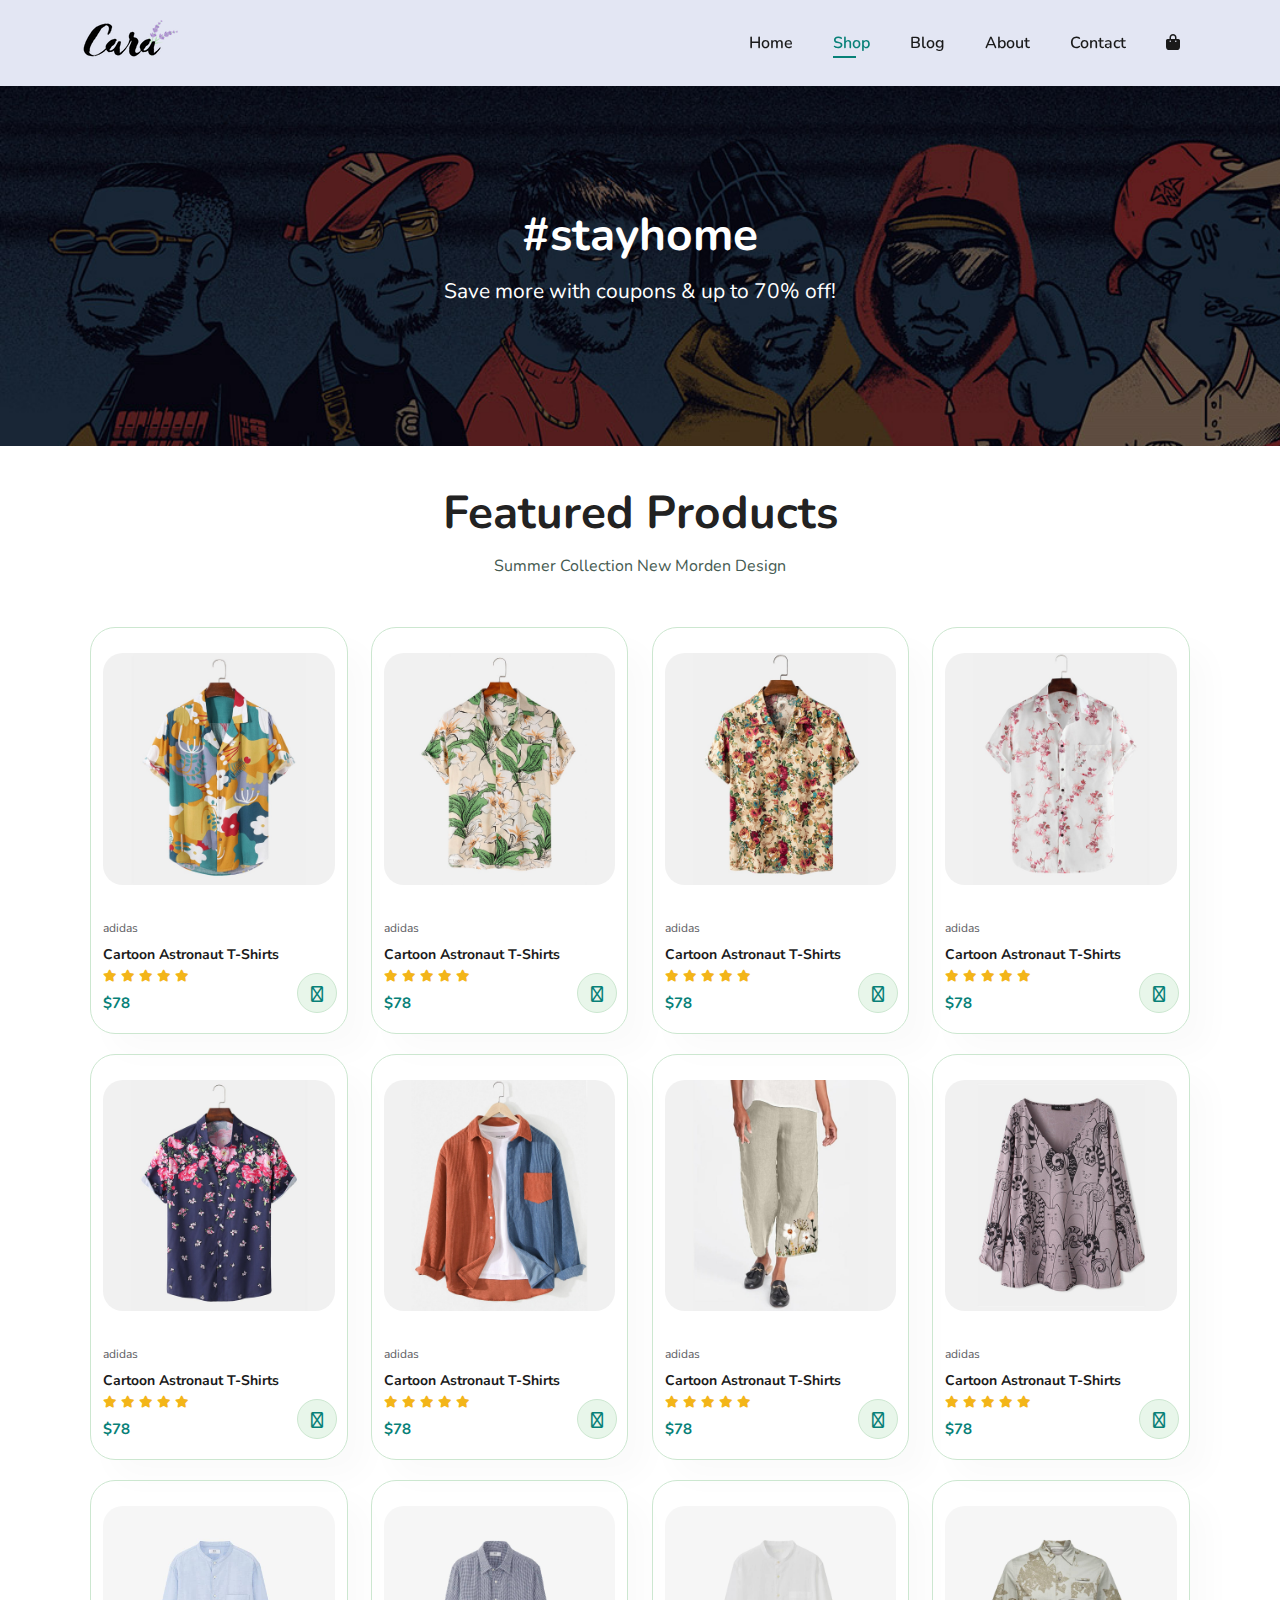
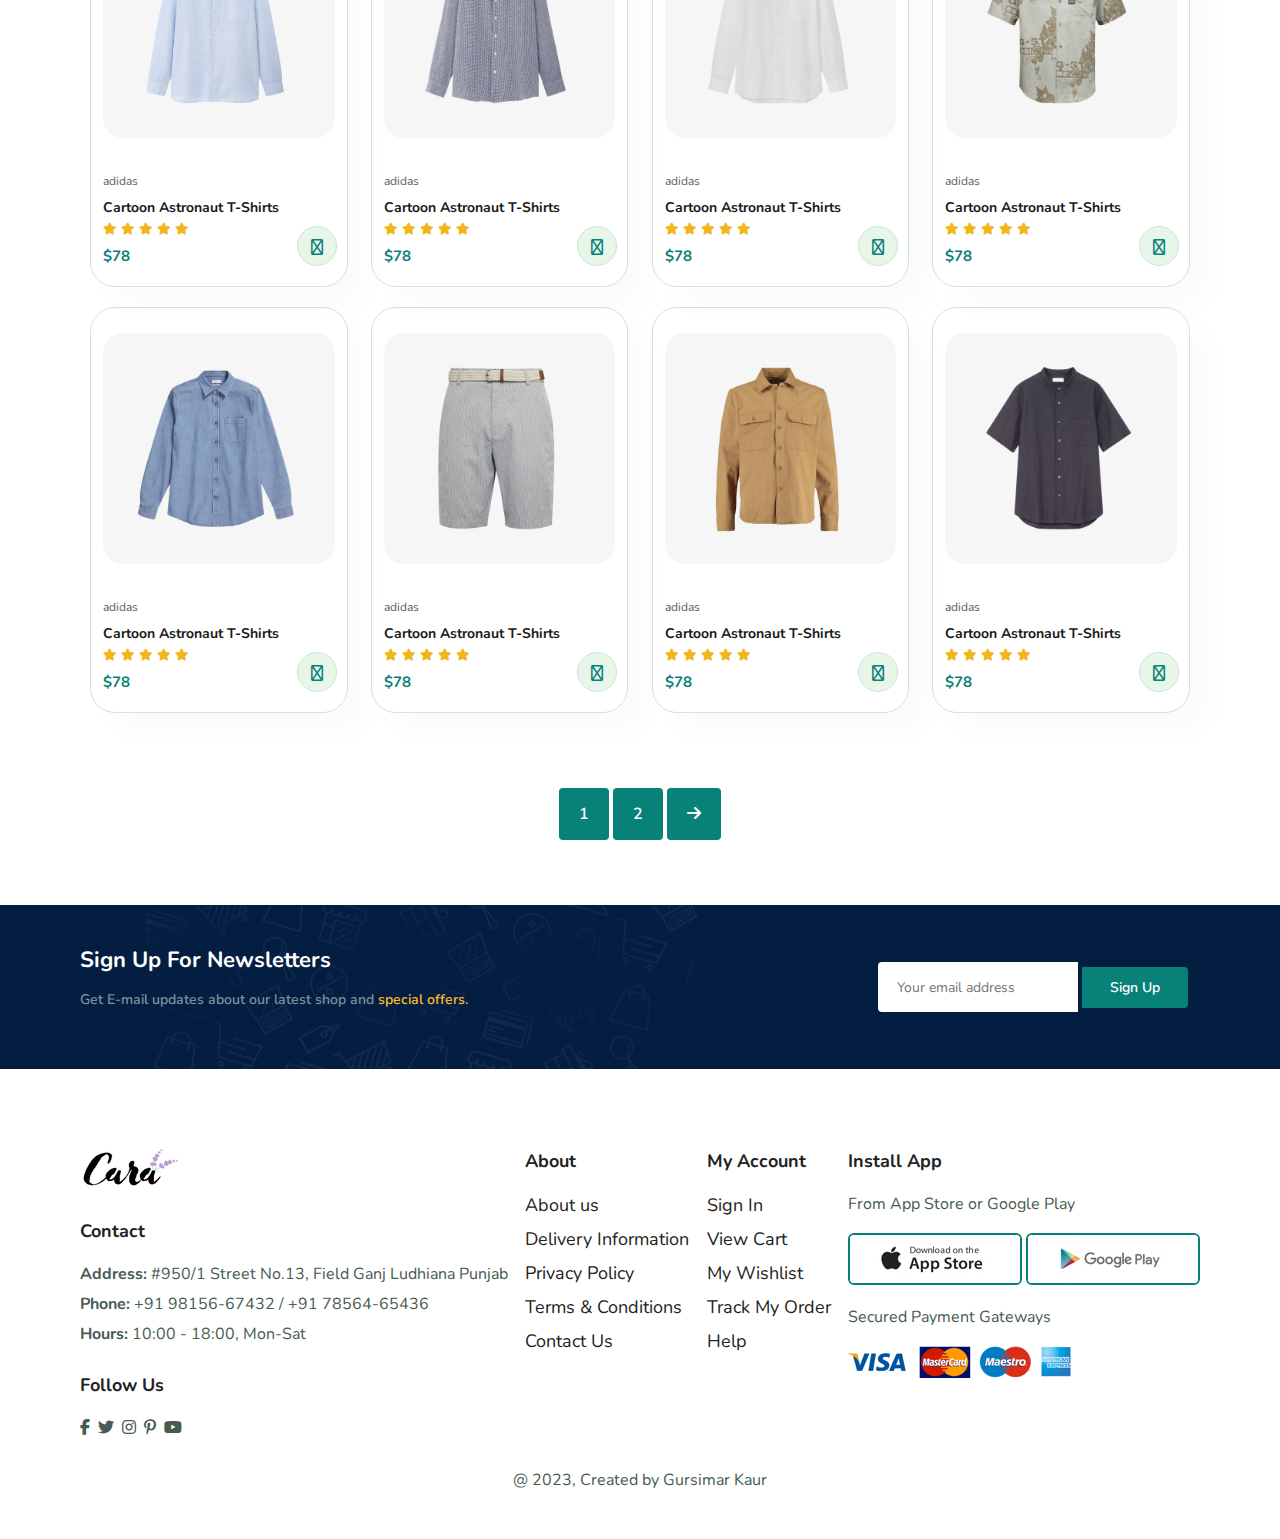
<file: shop.html>
<!DOCTYPE html>
<html lang="en">
  <head>
    <meta charset="UTF-8" />
    <meta name="viewport" content="width=device-width, initial-scale=1.0" />
    <title>Shop Page</title>
    <!-- font awesome  -->
    <link
      rel="stylesheet"
      href="https://cdnjs.cloudflare.com/ajax/libs/font-awesome/6.4.2/css/all.min.css"
    />
    <!-- css file  -->
    <link rel="stylesheet" href="css/style.css" />
  </head>
  <body>
    <!-- header  -->
    <section id="header">
      <a href=""><img src="images/logo.png" alt="" class="logo" /></a>
      <div>
        <ul id="navbar">
          <li><a href="index.html">Home</a></li>
          <li><a href="shop.html" class="active">Shop</a></li>
          <li><a href="blog.html">Blog</a></li>
          <li><a href="about.html">About</a></li>
          <li><a href="contact.html">Contact</a></li>
          <li>
            <a id="cart-bag" href="cart.html"
              ><i class="fa-solid fa-bag-shopping"></i
            ></a>
          </li>
          <a href="#" id="close"><i class="fa-solid fa-xmark"></i></a>
        </ul>
      </div>
      <div id="mobile">
        <a href="cart.html"><i class="fa-solid fa-bag-shopping"></i></a>
        <i id="bar" class="fa-solid fa-bars"></i>
      </div>
    </section>
    <!-- main  -->
    <section id="shop_header">
      <h2>#stayhome</h2>

      <p>Save more with coupons & up to 70% off!</p>
    </section>

    <!-- products  -->
    <section id="products" class="section-p1">
      <h2>Featured Products</h2>
      <p>Summer Collection New Morden Design</p>
      <div class="pro-container">
        <div class="pro" onclick="window.location.href='shop_products.html';">
          <img src="images/products/f1.jpg" alt="" />
          <div class="des">
            <span>adidas</span>
            <h5>Cartoon Astronaut T-Shirts</h5>
            <div class="star">
              <i class="fas fa-star"></i>
              <i class="fas fa-star"></i>
              <i class="fas fa-star"></i>
              <i class="fas fa-star"></i>
              <i class="fas fa-star"></i>
            </div>
            <h4>$78</h4>
          </div>
          <a href="#"><i class="fa-regular fa-cart-plus cart"></i></a>
        </div>
        <div class="pro">
          <img src="images/products/f2.jpg" alt="" />
          <div class="des">
            <span>adidas</span>
            <h5>Cartoon Astronaut T-Shirts</h5>
            <div class="star">
              <i class="fas fa-star"></i>
              <i class="fas fa-star"></i>
              <i class="fas fa-star"></i>
              <i class="fas fa-star"></i>
              <i class="fas fa-star"></i>
            </div>
            <h4>$78</h4>
          </div>
          <a href="#"><i class="fa-regular fa-cart-plus cart"></i></a>
        </div>
        <div class="pro">
          <img src="images/products/f3.jpg" alt="" />
          <div class="des">
            <span>adidas</span>
            <h5>Cartoon Astronaut T-Shirts</h5>
            <div class="star">
              <i class="fas fa-star"></i>
              <i class="fas fa-star"></i>
              <i class="fas fa-star"></i>
              <i class="fas fa-star"></i>
              <i class="fas fa-star"></i>
            </div>
            <h4>$78</h4>
          </div>
          <a href="#"><i class="fa-regular fa-cart-plus cart"></i></a>
        </div>
        <div class="pro">
          <img src="images/products/f4.jpg" alt="" />
          <div class="des">
            <span>adidas</span>
            <h5>Cartoon Astronaut T-Shirts</h5>
            <div class="star">
              <i class="fas fa-star"></i>
              <i class="fas fa-star"></i>
              <i class="fas fa-star"></i>
              <i class="fas fa-star"></i>
              <i class="fas fa-star"></i>
            </div>
            <h4>$78</h4>
          </div>
          <a href="#"><i class="fa-regular fa-cart-plus cart"></i></a>
        </div>
        <div class="pro">
          <img src="images/products/f5.jpg" alt="" />
          <div class="des">
            <span>adidas</span>
            <h5>Cartoon Astronaut T-Shirts</h5>
            <div class="star">
              <i class="fas fa-star"></i>
              <i class="fas fa-star"></i>
              <i class="fas fa-star"></i>
              <i class="fas fa-star"></i>
              <i class="fas fa-star"></i>
            </div>
            <h4>$78</h4>
          </div>
          <a href="#"><i class="fa-regular fa-cart-plus cart"></i></a>
        </div>
        <div class="pro">
          <img src="images/products/f6.jpg" alt="" />
          <div class="des">
            <span>adidas</span>
            <h5>Cartoon Astronaut T-Shirts</h5>
            <div class="star">
              <i class="fas fa-star"></i>
              <i class="fas fa-star"></i>
              <i class="fas fa-star"></i>
              <i class="fas fa-star"></i>
              <i class="fas fa-star"></i>
            </div>
            <h4>$78</h4>
          </div>
          <a href="#"><i class="fa-regular fa-cart-plus cart"></i></a>
        </div>
        <div class="pro">
          <img src="images/products/f7.jpg" alt="" />
          <div class="des">
            <span>adidas</span>
            <h5>Cartoon Astronaut T-Shirts</h5>
            <div class="star">
              <i class="fas fa-star"></i>
              <i class="fas fa-star"></i>
              <i class="fas fa-star"></i>
              <i class="fas fa-star"></i>
              <i class="fas fa-star"></i>
            </div>
            <h4>$78</h4>
          </div>
          <a href="#"><i class="fa-regular fa-cart-plus cart"></i></a>
        </div>
        <div class="pro">
          <img src="images/products/f8.jpg" alt="" />
          <div class="des">
            <span>adidas</span>
            <h5>Cartoon Astronaut T-Shirts</h5>
            <div class="star">
              <i class="fas fa-star"></i>
              <i class="fas fa-star"></i>
              <i class="fas fa-star"></i>
              <i class="fas fa-star"></i>
              <i class="fas fa-star"></i>
            </div>
            <h4>$78</h4>
          </div>
          <a href="#"><i class="fa-regular fa-cart-plus cart"></i></a>
        </div>
        <div class="pro">
          <img src="images/products/n1.jpg" alt="" />
          <div class="des">
            <span>adidas</span>
            <h5>Cartoon Astronaut T-Shirts</h5>
            <div class="star">
              <i class="fas fa-star"></i>
              <i class="fas fa-star"></i>
              <i class="fas fa-star"></i>
              <i class="fas fa-star"></i>
              <i class="fas fa-star"></i>
            </div>
            <h4>$78</h4>
          </div>
          <a href="#"><i class="fa-regular fa-cart-plus cart"></i></a>
        </div>
        <div class="pro">
          <img src="images/products/n2.jpg" alt="" />
          <div class="des">
            <span>adidas</span>
            <h5>Cartoon Astronaut T-Shirts</h5>
            <div class="star">
              <i class="fas fa-star"></i>
              <i class="fas fa-star"></i>
              <i class="fas fa-star"></i>
              <i class="fas fa-star"></i>
              <i class="fas fa-star"></i>
            </div>
            <h4>$78</h4>
          </div>
          <a href="#"><i class="fa-regular fa-cart-plus cart"></i></a>
        </div>
        <div class="pro">
          <img src="images/products/n3.jpg" alt="" />
          <div class="des">
            <span>adidas</span>
            <h5>Cartoon Astronaut T-Shirts</h5>
            <div class="star">
              <i class="fas fa-star"></i>
              <i class="fas fa-star"></i>
              <i class="fas fa-star"></i>
              <i class="fas fa-star"></i>
              <i class="fas fa-star"></i>
            </div>
            <h4>$78</h4>
          </div>
          <a href="#"><i class="fa-regular fa-cart-plus cart"></i></a>
        </div>
        <div class="pro">
          <img src="images/products/n4.jpg" alt="" />
          <div class="des">
            <span>adidas</span>
            <h5>Cartoon Astronaut T-Shirts</h5>
            <div class="star">
              <i class="fas fa-star"></i>
              <i class="fas fa-star"></i>
              <i class="fas fa-star"></i>
              <i class="fas fa-star"></i>
              <i class="fas fa-star"></i>
            </div>
            <h4>$78</h4>
          </div>
          <a href="#"><i class="fa-regular fa-cart-plus cart"></i></a>
        </div>
        <div class="pro">
          <img src="images/products/n5.jpg" alt="" />
          <div class="des">
            <span>adidas</span>
            <h5>Cartoon Astronaut T-Shirts</h5>
            <div class="star">
              <i class="fas fa-star"></i>
              <i class="fas fa-star"></i>
              <i class="fas fa-star"></i>
              <i class="fas fa-star"></i>
              <i class="fas fa-star"></i>
            </div>
            <h4>$78</h4>
          </div>
          <a href="#"><i class="fa-regular fa-cart-plus cart"></i></a>
        </div>
        <div class="pro">
          <img src="images/products/n6.jpg" alt="" />
          <div class="des">
            <span>adidas</span>
            <h5>Cartoon Astronaut T-Shirts</h5>
            <div class="star">
              <i class="fas fa-star"></i>
              <i class="fas fa-star"></i>
              <i class="fas fa-star"></i>
              <i class="fas fa-star"></i>
              <i class="fas fa-star"></i>
            </div>
            <h4>$78</h4>
          </div>
          <a href="#"><i class="fa-regular fa-cart-plus cart"></i></a>
        </div>
        <div class="pro">
          <img src="images/products/n7.jpg" alt="" />
          <div class="des">
            <span>adidas</span>
            <h5>Cartoon Astronaut T-Shirts</h5>
            <div class="star">
              <i class="fas fa-star"></i>
              <i class="fas fa-star"></i>
              <i class="fas fa-star"></i>
              <i class="fas fa-star"></i>
              <i class="fas fa-star"></i>
            </div>
            <h4>$78</h4>
          </div>
          <a href="#"><i class="fa-regular fa-cart-plus cart"></i></a>
        </div>
        <div class="pro">
          <img src="images/products/n8.jpg" alt="" />
          <div class="des">
            <span>adidas</span>
            <h5>Cartoon Astronaut T-Shirts</h5>
            <div class="star">
              <i class="fas fa-star"></i>
              <i class="fas fa-star"></i>
              <i class="fas fa-star"></i>
              <i class="fas fa-star"></i>
              <i class="fas fa-star"></i>
            </div>
            <h4>$78</h4>
          </div>
          <a href="#"><i class="fa-regular fa-cart-plus cart"></i></a>
        </div>
      </div>
    </section>
    <!-- pagination  -->
    <section id="pagination" class="section-p1">
        <a href="#">1</a>
        <a href="#">2</a>
        <a href="#"><i class="fa-solid fa-arrow-right"></i></a>
    </section>
    <!-- news letter  -->
    <section id="news_letter" class="section-p1 section-m1">
      <div class="news_text">
        <h4>Sign Up For Newsletters</h4>
        <p>
          Get E-mail updates about our latest shop and
          <span>special offers.</span>
        </p>
      </div>
      <div class="form">
        <input type="text" placeholder="Your email address" />
        <button class="normal">Sign Up</button>
      </div>
    </section>
    <!-- footer  -->
    <footer class="section-p1">
      <div class="col">
        <img class="logo" src="images/logo.png" alt="" />
        <h4>Contact</h4>
        <p>
          <strong>Address:</strong> #950/1 Street No.13, Field Ganj Ludhiana
          Punjab
        </p>
        <p><strong>Phone:</strong> +91 98156-67432 / +91 78564-65436</p>
        <p><strong>Hours:</strong> 10:00 - 18:00, Mon-Sat</p>
        <div class="follow">
          <h4>Follow Us</h4>
          <div class="icon">
            <i class="fa-brands fa-facebook-f"></i>
            <i class="fa-brands fa-twitter"></i>
            <i class="fa-brands fa-instagram"></i>
            <i class="fa-brands fa-pinterest-p"></i>
            <i class="fa-brands fa-youtube"></i>
          </div>
        </div>
      </div>
      <div class="col">
        <h4>About</h4>
        <a href="#">About us</a>
        <a href="#">Delivery Information</a>
        <a href="#">Privacy Policy</a>
        <a href="#">Terms & Conditions</a>
        <a href="#">Contact Us</a>
      </div>
      <div class="col">
        <h4>My Account</h4>
        <a href="#">Sign In</a>
        <a href="#">View Cart</a>
        <a href="#">My Wishlist</a>
        <a href="#">Track My Order</a>
        <a href="#">Help</a>
      </div>
      <div class="col install">
        <h4>Install App</h4>
        <p>From App Store or Google Play</p>
        <div class="row">
          <img src="images/pay/app.jpg" alt="" />
          <img src="images/pay/play.jpg" alt="" />
        </div>
        <p>Secured Payment Gateways</p>
        <img src="images/pay/pay.png" alt="" />
      </div>
      <div class="copyright">
        <p>@ 2023, Created by Gursimar Kaur</p>
      </div>
    </footer>
    <!-- js file  -->
    <script src="js/script.js"></script>
  </body>
</html>
</file>
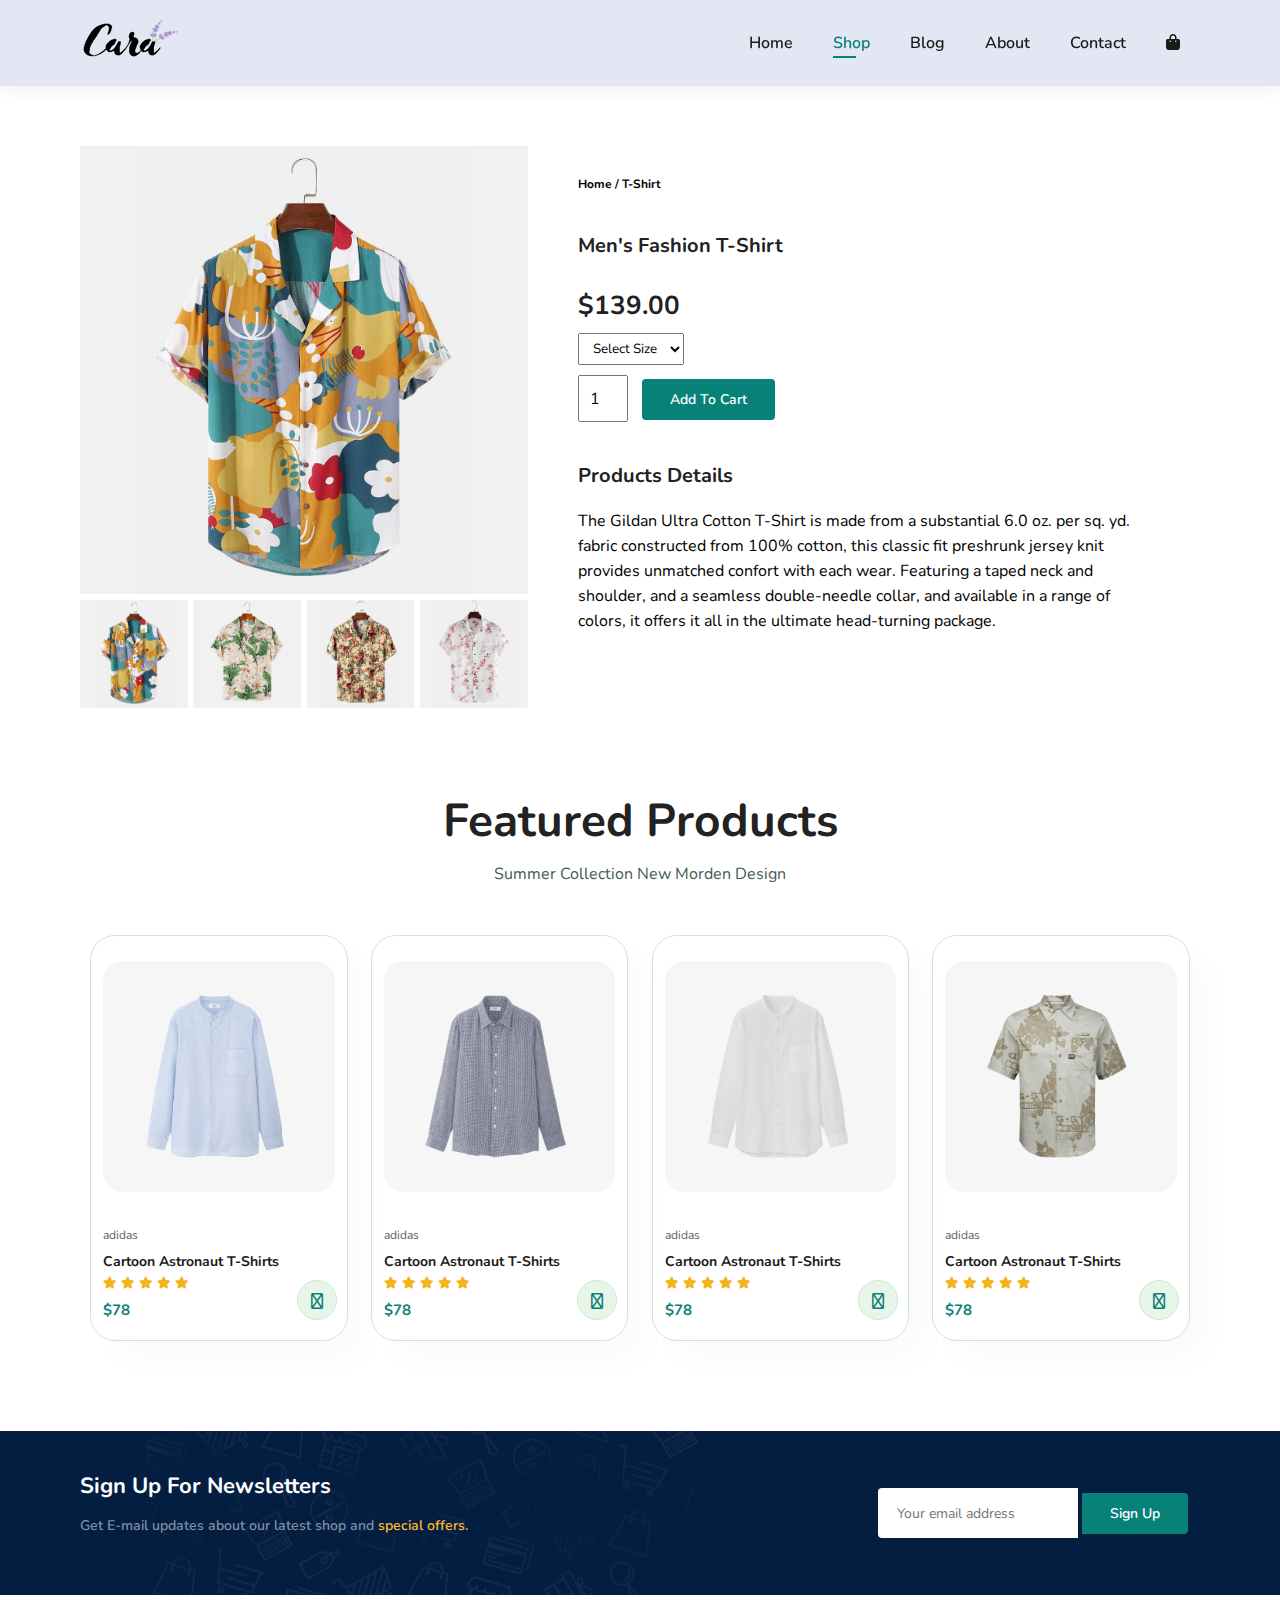
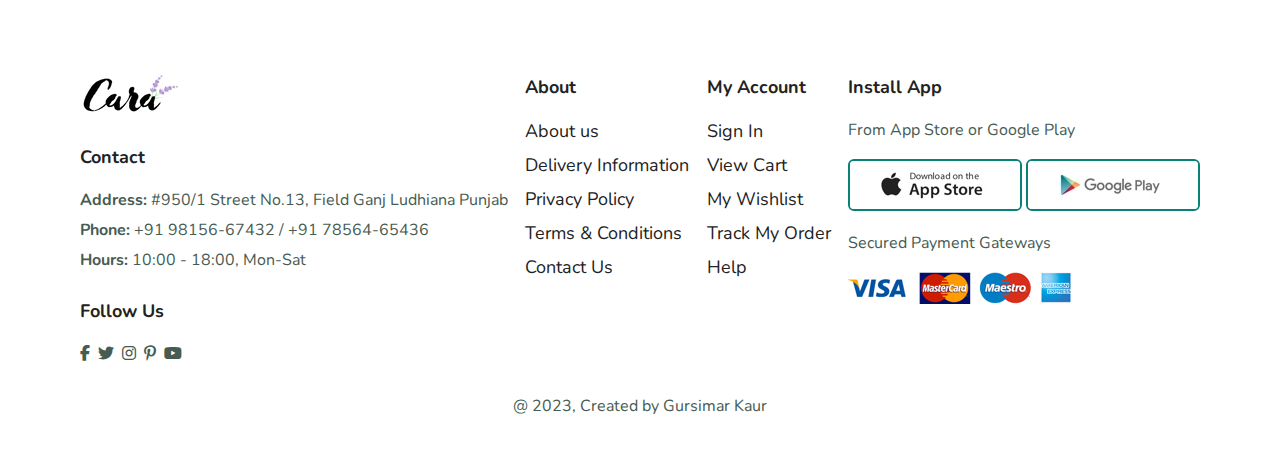
<file: shop_products.html>
<!DOCTYPE html>
<html lang="en">
  <head>
    <meta charset="UTF-8" />
    <meta name="viewport" content="width=device-width, initial-scale=1.0" />
    <title>Products Page</title>
    <!-- font awesome  -->
    <link
      rel="stylesheet"
      href="https://cdnjs.cloudflare.com/ajax/libs/font-awesome/6.4.2/css/all.min.css"
    />
    <!-- css file  -->
    <link rel="stylesheet" href="css/style.css" />
  </head>
  <body>
    <!-- header  -->
    <section id="header">
      <a href=""><img src="images/logo.png" alt="" class="logo" /></a>
      <div>
        <ul id="navbar">
          <li><a href="index.html">Home</a></li>
          <li><a href="shop.html" class="active">Shop</a></li>
          <li><a href="blog.html">Blog</a></li>
          <li><a href="about.html">About</a></li>
          <li><a href="contact.html">Contact</a></li>
          <li>
            <a id="cart-bag" href="cart.html"
              ><i class="fa-solid fa-bag-shopping"></i
            ></a>
          </li>
          <a href="#" id="close"><i class="fa-solid fa-xmark"></i></a>
        </ul>
      </div>
      <div id="mobile">
        <a href="cart.html"><i class="fa-solid fa-bag-shopping"></i></a>
        <i id="bar" class="fa-solid fa-bars"></i>
      </div>
    </section>
   <!-- product details  -->
   <section id="prod_details" class="section-p1">
    <div class="single_pro_image">
      <img src="images/products/f1.jpg" alt="" width="100%" id="main_img">
      <div class="small_img_grp">
        <div class="small_img_col">
          <img src="images/products/f1.jpg" width="100%" class="small_img" alt="">
        </div>
        <div class="small_img_col">
          <img src="images/products/f2.jpg" width="100%" class="small_img" alt="">
        </div>
        <div class="small_img_col">
          <img src="images/products/f3.jpg" width="100%" class="small_img" alt="">
        </div>
        <div class="small_img_col">
          <img src="images/products/f4.jpg" width="100%" class="small_img" alt="">
        </div>
      </div>
    </div>
    <div class="single_pro_details">
      <h6>Home / T-Shirt</h6>
      <h4>Men's Fashion T-Shirt</h4>
      <h2>$139.00</h2>
      <select>
        <option>Select Size</option>
        <option>XL</option>
        <option>XXL</option>
        <option>Small</option>
        <option>Large</option>
      </select>
      <input type="number" value="1">
      <button class="normal">Add To Cart</button>
      <h4>Products Details</h4>
      <span>The Gildan Ultra Cotton T-Shirt is made from a substantial 6.0 oz. per
        sq. yd. fabric constructed from 100% cotton, this classic fit preshrunk jersey
        knit provides unmatched confort with each wear. Featuring a taped neck and shoulder, 
        and a seamless double-needle collar, and available in a range of colors, it offers
        it all in the ultimate head-turning package.
      </span>
    </div>
   </section>
   <!-- arrivals  -->
   <section id="products" class="section-p1">
    <h2>Featured Products</h2>
    <p>Summer Collection New Morden Design</p>
    <div class="pro-container">
        <div class="pro">
            <img src="images/products/n1.jpg" alt="">
            <div class="des">
                <span>adidas</span>
                <h5>Cartoon Astronaut T-Shirts</h5>
                <div class="star">
                    <i class="fas fa-star"></i>
                    <i class="fas fa-star"></i>
                    <i class="fas fa-star"></i>
                    <i class="fas fa-star"></i>
                    <i class="fas fa-star"></i>
                </div>
                <h4>$78</h4>
            </div>
            <a href="#"><i class="fa-regular fa-cart-plus cart "></i></i></a>
        </div>
        <div class="pro">
            <img src="images/products/n2.jpg" alt="">
            <div class="des">
                <span>adidas</span>
                <h5>Cartoon Astronaut T-Shirts</h5>
                <div class="star">
                    <i class="fas fa-star"></i>
                    <i class="fas fa-star"></i>
                    <i class="fas fa-star"></i>
                    <i class="fas fa-star"></i>
                    <i class="fas fa-star"></i>
                </div>
                <h4>$78</h4>
            </div>
            <a href="#"><i class="fa-regular fa-cart-plus cart "></i></i></a>
        </div>
        <div class="pro">
            <img src="images/products/n3.jpg" alt="">
            <div class="des">
                <span>adidas</span>
                <h5>Cartoon Astronaut T-Shirts</h5>
                <div class="star">
                    <i class="fas fa-star"></i>
                    <i class="fas fa-star"></i>
                    <i class="fas fa-star"></i>
                    <i class="fas fa-star"></i>
                    <i class="fas fa-star"></i>
                </div>
                <h4>$78</h4>
            </div>
            <a href="#"><i class="fa-regular fa-cart-plus cart "></i></i></a>
        </div>
        <div class="pro">
            <img src="images/products/n4.jpg" alt="">
            <div class="des">
                <span>adidas</span>
                <h5>Cartoon Astronaut T-Shirts</h5>
                <div class="star">
                    <i class="fas fa-star"></i>
                    <i class="fas fa-star"></i>
                    <i class="fas fa-star"></i>
                    <i class="fas fa-star"></i>
                    <i class="fas fa-star"></i>
                </div>
                <h4>$78</h4>
            </div>
            <a href="#"><i class="fa-regular fa-cart-plus cart "></i></i></a>
        </div>
    </div>
</section>

  
    <!-- news letter  -->
    <section id="news_letter" class="section-p1 section-m1">
      <div class="news_text">
        <h4>Sign Up For Newsletters</h4>
        <p>
          Get E-mail updates about our latest shop and
          <span>special offers.</span>
        </p>
      </div>
      <div class="form">
        <input type="text" placeholder="Your email address" />
        <button class="normal">Sign Up</button>
      </div>
    </section>
    <!-- footer  -->
    <footer class="section-p1">
      <div class="col">
        <img class="logo" src="images/logo.png" alt="" />
        <h4>Contact</h4>
        <p>
          <strong>Address:</strong> #950/1 Street No.13, Field Ganj Ludhiana
          Punjab
        </p>
        <p><strong>Phone:</strong> +91 98156-67432 / +91 78564-65436</p>
        <p><strong>Hours:</strong> 10:00 - 18:00, Mon-Sat</p>
        <div class="follow">
          <h4>Follow Us</h4>
          <div class="icon">
            <i class="fa-brands fa-facebook-f"></i>
            <i class="fa-brands fa-twitter"></i>
            <i class="fa-brands fa-instagram"></i>
            <i class="fa-brands fa-pinterest-p"></i>
            <i class="fa-brands fa-youtube"></i>
          </div>
        </div>
      </div>
      <div class="col">
        <h4>About</h4>
        <a href="#">About us</a>
        <a href="#">Delivery Information</a>
        <a href="#">Privacy Policy</a>
        <a href="#">Terms & Conditions</a>
        <a href="#">Contact Us</a>
      </div>
      <div class="col">
        <h4>My Account</h4>
        <a href="#">Sign In</a>
        <a href="#">View Cart</a>
        <a href="#">My Wishlist</a>
        <a href="#">Track My Order</a>
        <a href="#">Help</a>
      </div>
      <div class="col install">
        <h4>Install App</h4>
        <p>From App Store or Google Play</p>
        <div class="row">
          <img src="images/pay/app.jpg" alt="" />
          <img src="images/pay/play.jpg" alt="" />
        </div>
        <p>Secured Payment Gateways</p>
        <img src="images/pay/pay.png" alt="" />
      </div>
      <div class="copyright">
        <p>@ 2023, Created by Gursimar Kaur</p>
      </div>
    </footer>
    <!-- script  -->
    <script>
      var MainImg = document.getElementById("main_img");
      var smallimg = document.getElementsByClassName("small_img");

      smallimg[0].onclick = function() {
        MainImg.src = smallimg[0].src;
      }

      smallimg[1].onclick = function() {
        MainImg.src = smallimg[1].src;
      }

      smallimg[2].onclick = function() {
        MainImg.src = smallimg[2].src;
      }

      smallimg[3].onclick = function() {
        MainImg.src = smallimg[3].src;
      }
    </script>
    <!-- js file  -->
    <script src="js/script.js"></script>
  </body>
</html>
</file>
<file: css/style.css>
@import url("https://fonts.googleapis.com/css2?family=Nunito:wght@200;300;400;600;700&display=swap");
* {
  margin: 0;
  padding: 0;
  font-family: "Nunito", sans-serif;
  box-sizing: border-box;
}
/* global css  */
h1 {
  font-size: 50px;
  line-height: 64px;
  color: #222;
}
h2 {
  font-size: 46px;
  line-height: 54px;
  color: #222;
}
h4 {
  font-size: 20px;
  color: #222;
}
h6 {
  font-weight: 700;
  font-size: 12px;
}
p {
  font-size: 16px;
  color: #465b52;
  margin: 15px 0 20px 0;
}
.section-p1 {
  padding: 40px 80px;
}
.section-m1 {
  margin: 40px 0;
}
button.normal {
  font-size: 14px;
  font-weight: 600;
  padding: 11px 28px;
  color: #000;
  background-color: #fff;
  border-radius: 4px;
  cursor: pointer;
  border: none;
  outline: none;
  transition: 0.2s;
}
button.white {
  font-size: 13px;
  font-weight: 600;
  padding: 11px 18px;
  color: #fff;
  background-color: transparent;
  cursor: pointer;
  border: 1px solid #fff;
  outline: none;
  transition: 0.2s;
}
/* header section  */
#header {
  display: flex;
  justify-content: space-between;
  align-items: center;
  padding: 20px 80px;
  background: #e3e6f3;
  box-shadow: 0 5px 15px rgba(0, 0, 0, 0.06);
  position: sticky;
  left: 0;
  top: 0;
  z-index: 999;
}
/* .logo{
    height: 50px;
} */
#navbar {
  display: flex;
  align-items: center;
  justify-content: center;
}
#navbar li {
  list-style: none;
  padding: 0 20px;
  position: relative;
}
#navbar li a {
  text-decoration: none;
  font-size: 16px;
  font-weight: 600;
  color: #1a1a1a;
  transition: 0.3s ease;
}
#navbar li a:hover,
#navbar li a.active {
  color: #088178;
}
#navbar li a.active::after,
#navbar li a:hover::after {
  content: "";
  width: 30%;
  height: 2px;
  background: #088178;
  position: absolute;
  left: 20px;
  bottom: -4px;
}
#mobile {
  display: none;
  align-items: center;
}
#close {
  display: none;
}
/* home page  */
#main {
  background-image: url(../images/main_image.png);
  width: 100%;
  height: 90vh;
  background-position: top 25% right 0;
  background-size: cover;
  padding: 0 80px;
  display: flex;
  flex-direction: column;
  align-items: flex-start;
  justify-content: center;
}
#main h4 {
  padding-bottom: 15px;
}
#main h1 {
  color: #088178;
}
#main button {
  background-image: url(../images/button.png);
  background-color: transparent;
  border: 0;
  color: #088178;
  background-repeat: no-repeat;
  cursor: pointer;
  padding: 14px 80px 14px 65px;
  font-weight: 700;
  font-size: 15px;
}
#feature {
  display: flex;
  align-items: center;
  justify-content: space-between;
  flex-wrap: wrap;
}
#feature .fe-box {
  width: 180px;
  text-align: center;
  padding: 25px 15px;
  box-shadow: 20px 20px 34px rgba(0, 0, 0, 0.03);
  border: 1px solid #cce7d0;
  border-radius: 4px;
  margin: 15px 0;
}
#feature .fe-box:hover {
  box-shadow: 10px 10px 54px rgba(70, 62, 221, 0.1);
}
#feature .fe-box img {
  width: 100%;
  margin-bottom: 10px;
}
#feature .fe-box h6 {
  display: inline-block;
  padding: 9px 8px 6px 8px;
  line-height: 1;
  border-radius: 4px;
  color: #088178;
  background-color: #fddde4;
}
#feature .fe-box:nth-child(2) h6 {
  background-color: #cdebbc;
}
#feature .fe-box:nth-child(3) h6 {
  background-color: #d1e8f2;
}
#feature .fe-box:nth-child(4) h6 {
  background-color: #cdd4f8;
}
#feature .fe-box:nth-child(5) h6 {
  background-color: #f6dbf6;
}
#feature .fe-box:nth-child(6) h6 {
  background-color: #fff2e5;
}
#products {
  text-align: center;
}
#products .pro-container {
  display: flex;
  justify-content: space-between;
  padding-top: 20px;
  flex-wrap: wrap;
}
#products .pro {
  width: 23%;
  min-width: 250px;
  padding: 10px 12px;
  border: 1px solid #cce7d0;
  border-radius: 25px;
  cursor: pointer;
  box-shadow: 20px 20px 30px rgba(0, 0, 0, 0.02);
  transition: 0.2 ease;
  position: relative;
  margin: 10px;
}
#products .pro:hover {
  box-shadow: 20px 20px 30px rgba(0, 0, 0, 0.06);
}
#products .pro img {
  width: 100%;
  border-radius: 20px;
  margin: 15px 0;
}
#products .pro .des {
  text-align: start;
  padding: 10px 0;
}
#products .pro .des span {
  color: #606063;
  font-size: 12px;
}
#products .pro .des h5 {
  padding-top: 7px;
  color: #1a1a1a;
  font-size: 14px;
}
#products .pro .des i {
  font-size: 12px;
  color: rgb(243, 181, 25);
}
#products .pro .des h4 {
  padding-top: 7px;
  font-size: 15px;
  font-weight: 700;
  color: #088178;
}
#products .pro .cart {
  width: 40px;
  height: 40px;
  line-height: 40px;
  border-radius: 50px;
  background-color: #e8f6ea;
  font-weight: 500;
  color: #088178;
  border: 1px solid #cce7d0;
  position: absolute;
  bottom: 20px;
  right: 10px;
}
/* banner  */
#banner {
  display: flex;
  align-items: center;
  flex-direction: column;
  justify-content: center;
  text-align: center;
  background-image: url(../images/banner/b2.jpg);
  width: 100%;
  height: 40vh;
  background-size: cover;
  background-position: center;
}
#banner h4 {
  color: #fff;
  font-size: 16px;
}
#banner h2 {
  color: #fff;
  font-size: 30px;
  padding: 10px 0;
}
#banner h2 span {
  color: #ef3636;
}
#banner button:hover {
  background: #088178;
  color: #fff;
}
/* small banner  */
#sm-banner {
  display: flex;
  justify-content: space-between;
  flex-wrap: wrap;
}
#sm-banner .banner-box {
  display: flex;
  align-items: flex-start;
  flex-direction: column;
  justify-content: center;
  background-image: url(../images/banner/b17.jpg);
  width: 650px;
  height: 50vh;
  background-size: cover;
  background-position: center;
  padding: 30px;
}
#sm-banner .banner-box2 {
  background-image: url(../images/banner/b10.jpg);
}
#sm-banner h4 {
  color: #fff;
  font-size: 20px;
  font-weight: 300;
}
#sm-banner h2 {
  color: #fff;
  font-size: 28px;
  font-weight: 800;
}
#sm-banner span {
  color: #fff;
  font-size: 14px;
  font-weight: 500;
  padding-bottom: 15px;
}
#sm-banner .banner-box:hover button {
  background: #088178;
  border: 1px solid #088178;
}
#banner3 {
  display: flex;
  flex-wrap: wrap;
  justify-content: space-between;
  padding: 0 80px;
}

#banner3 .banner-box {
  display: flex;
  align-items: flex-start;
  flex-direction: column;
  justify-content: center;
  background-image: url(../images/banner/b7.jpg);
  width: 30%;
  height: 30vh;
  background-size: cover;
  background-position: center;
  padding: 20px;
  margin-bottom: 20px;
}
#banner3 .banner-box2 {
  background-image: url(../images/banner/b4.jpg);
}
#banner3 .banner-box3 {
  background-image: url(../images/banner/b18.jpg);
}
#banner3 h2 {
  color: #fff;
  font-weight: 900;
  font-size: 22px;
}
#banner3 h3 {
  color: #ec544e;
  font-weight: 800;
  font-size: 15px;
}
/* news letter  */
#news_letter {
  display: flex;
  justify-content: space-between;
  flex-wrap: wrap;
  align-items: center;
  background-image: url(../images/banner/b14.png);
  background-repeat: no-repeat;
  background-position: 20% 30%;
  background-color: #041e42;
}
#news_letter h4 {
  font-size: 22px;
  font-weight: 700;
  color: #fff;
}
#news_letter p {
  font-size: 14px;
  font-weight: 600;
  color: #818ea0;
}
#news_letter p span {
  color: #ffbd27;
}
#news_letter input {
  height: 3.125rem;
  padding: 0 1.25em;
  font-size: 14px;
  width: 62%; /* 100 */
  border: 1px solid transparent;
  border-radius: 4px;
  outline: none;
  border-top-right-radius: 0;
  border-bottom-right-radius: 0;
}
#news_letter button {
  background-color: #088178;
  color: #fff;
  white-space: nowrap;
  border-top-left-radius: 0;
  border-bottom-left-radius: 0;
}
footer {
  display: flex;
  flex-wrap: wrap;
  justify-content: space-between;
}
footer .col {
  display: flex;
  flex-direction: column;
  align-items: flex-start;
  margin-bottom: 30px;
}
footer .logo {
  margin-bottom: 30px;
}
footer h4 {
  font-size: 18px;
  padding-bottom: 20px;
}
footer p {
  font-size: 16px;
  margin: 0 0 8px 0;
}
footer a {
  font-size: 18px;
  text-decoration: none;
  color: #222;
  margin-bottom: 10px;
}
footer .follow {
  margin-top: 20px;
}
footer .follow i {
  color: #465b52;
  padding-right: 4px;
  cursor: pointer;
}
footer .install .row img {
  border: 2px solid #088178;
  border-radius: 6px;
}
footer .install img {
  margin: 10px 0 15px 0;
}
footer .follow i:hover,
footer a:hover {
  color: #088178;
}
footer .copyright {
  width: 100%;
  text-align: center;
}

/* shop page  */
#shop_header {
  background-image: url(../images/banner/b1.jpg);
  width: 100%;
  height: 40vh;
  background-size: cover;
  display: flex;
  justify-content: center;
  align-items: center;
  flex-direction: column;
  padding: 14px;
}
#shop_header h2,
#shop_header p {
  color: #fff;
}
#shop_header p {
  font-size: 21px;
}
#pagination {
  text-align: center;
}
#pagination a {
  text-decoration: none;
  background-color: #088178;
  padding: 15px 20px;
  border-radius: 4px;
  color: #fff;
  font-weight: 600;
}
#pagination a i {
  font-size: 16px;
  font-weight: 600;
}
/* shop products  */
#prod_details {
  display: flex;
  margin-top: 20px;
}
#prod_details .single_pro_image {
  width: 40%;
  margin-right: 50px;
}
.small_img_grp {
  display: flex;
  justify-content: space-between;
}
.small_img_col {
  flex-basis: 24%;
  cursor: pointer;
}
#prod_details .single_pro_details {
  width: 50%;
  padding-top: 30px;
}
#prod_details .single_pro_details h4 {
  padding: 40px 0 20px 0;
}
#prod_details .single_pro_details h2 {
  font-size: 26px;
}
#prod_details .single_pro_details select {
  display: block;
  padding: 5px 10px;
  margin-bottom: 10px;
}
#prod_details .single_pro_details input {
  width: 50px;
  height: 47px;
  padding-left: 10px;
  font-size: 16px;
  margin-right: 10px;
}
#prod_details .single_pro_details input:focus {
  outline: none;
}
#prod_details .single_pro_details button {
  background: #088178;
  color: #fff;
}
#prod_details .single_pro_details span {
  line-height: 25px;
}

/* blog page  */
#shop_header.blog_header {
  background-image: url("../images/banner/b19.jpg");
}
#blog {
  padding: 150px 150px 0 150px;
}
#blog .blog_box {
  display: flex;
  align-items: center;
  width: 100%;
  position: relative;
  padding-bottom: 90px;
}
#blog .blog_img {
  width: 50%;
  margin-right: 40px;
}
#blog img {
  width: 100%;
  height: 300px;
  object-fit: cover;
}
#blog .blog_details {
  width: 50%;
}
#blog .blog_details a {
  text-decoration: none;
  font-size: 15px;
  color: #000;
  font-weight: 700;
  position: relative;
  transition: 0.3s;
}
#blog .blog_details a::after {
  content: "";
  width: 50px;
  height: 2px;
  background-color: #000;
  position: absolute;
  top: 9px;
  right: -60px;
}
#blog .blog_details a:hover{
  color: #088178;
}
#blog .blog_details a:hover::after{
  background-color: #088178;
}
#blog .blog_box h1{
  position: absolute;
  top: -43px;
  left: 0;
  font-size: 70px;
  font-weight: 700;
  color: #c9cbce;
  z-index: -9;
}
/* about page  */
#shop_header.about_header{
  background-image: url(../images/about/banner.png);
}
#about_head{
  display: flex;
  align-items: center;
}
#about_head img{
  width: 50%;
  height: auto;
}
#about_head div{
  width: 50%;
  padding-left: 40px;
}
#about_app{
  text-align: center;
}
#about_app .video{
  width: 70%;
  height: 100%;
  margin: 30px auto 0 auto;
}
#about_app .video video{
  width: 100%;
  height: 100%;
  border-radius: 20px;
}
/* contact page  */
#contact_details{
  display: flex;
  justify-content: space-between;
  align-items: center;
}
#contact_details .details{
  width: 40%;
}
#contact_details .details span,
#form_details form span{
  font-size: 14px;
}
#contact_details .details h2,
#form_details form h2{
  font-size: 28px;
  line-height: 35px;
  padding: 20px 0;
}
#contact_details .details h3{
  font-size: 16px;
  padding-bottom: 15px;
}
#contact_details .details li{
  list-style: none;
  display: flex;
  padding: 10px 0;
}
#contact_details .details li i{
  font-size: 16px;
  padding-right: 22px;
}
#contact_details .details li p{
  margin: 0;
  font-size: 16px;
}
#contact_details .map{
  width: 55%;
  height: 400px;
}
#contact_details .map iframe{
  width: 100%;
  height: 100%;
}
#form_details{
  display: flex;
  justify-content: space-between;
  margin: 30px;
  padding: 80px;
  border: 1px solid #e1e1e1;
}
#form_details form{
  width: 65%;
  display: flex;
  flex-direction: column;
  align-items: flex-start;
}
#form_details form input,
#form_details form textarea{
  width: 100%;
  padding: 12px 15px;
  outline: none;
  margin-bottom: 20px;
  border: 1px solid #e1e1e1;
}
#form_details form button{
  background-color: #088178;
  color: #fff;
}
#form_details .people div{
  padding-bottom: 25px;
  display: flex;
  align-items: flex-start;
}
#form_details .people div img{
  width: 65px;
  height: 65px;
  object-fit: cover;
  margin-right: 15px;
}
#form_details .people div p{
  margin: 0;
  font-size: 13px;
  line-height: 25px;
}
#form_details .people div p span{
  display: block;
  font-size: 16px;
  font-weight: 600;
  color: #000;
}
/* cart page  */
#cart{
  overflow-x: auto;
}
#cart table{
  width: 100%;
  border-collapse: collapse;
  table-layout: fixed;
  white-space: nowrap ;
}
#cart table img{
  width: 80px;
}
#cart table td:nth-child(1){
  width: 100px;
  text-align: center;
}
#cart table td:nth-child(2){
  width: 150px;
  text-align: center;
}
#cart table td:nth-child(3){
  width: 250px;
  text-align: center;
}
#cart table td:nth-child(4),
#cart table td:nth-child(5),
#cart table td:nth-child(6){
  width: 150px;
  text-align: center;
}
#cart table td:nth-child(5) input{
  width: 70px;
  padding: 10px 5px 10px 15px;
}
#cart table thead{
  border: 1px solid #e2e9e1;
  border-left: none;
  border-right: none;
}
#cart table thead td{
  font-weight: 700;
  text-transform: uppercase;
  font-size: 18px;
  padding: 18px 0;
}
#cart table tbody tr td{
  padding-top: 15px;
}
#cart table tbody td{
  font-size: 13px;
}
#cart_add{
  display: flex;
  flex-wrap: wrap;
  justify-content: space-between;
}
#coupon{
  width: 50%;
  margin-bottom: 30px;
}
#coupon h3,
#sub_total h3{
  padding-bottom: 18px;
}
#coupon input{
  padding: 10px 20px;
  outline:  none;
  width: 60%;
  margin-right: 10px;
  border: 1px solid #e2e9e1;
}
#coupon button,
#sub_total button{
  background-color: #088178;
  color: #fff;
  padding: 12px 20px;
}
#sub_total{
  width: 50%;
  margin-bottom: 30px;
  border: 1px solid #e2e9e1;
  padding: 30px;
}
#sub_total table{
  border-collapse: collapse;
  width: 100%;
  margin-bottom: 20px;
}
#sub_total table td{
  width: 50%;
  border: 1px solid #e2e9e1;
  padding: 10px;
  font-size: 15px;
}










/* media query  */
@media (max-width: 799px) {
  .section-p1 {
    padding: 40px 40px;
  }
  #navbar {
    display: flex;
    flex-direction: column;
    align-items: flex-start;
    justify-content: flex-start;
    position: fixed;
    top: 0;
    right: -300px;
    height: 100vh;
    width: 300px;
    background-color: #e3e6f3;
    box-shadow: 0 40px 60px rgba(0, 0, 0, 0.1);
    padding: 80px 0 0 10px;
    transition: 0.3s;
  }
  #navbar.active {
    right: 0px;
  }
  #navbar li {
    margin-bottom: 25px;
  }
  #mobile {
    display: flex;
    align-items: center;
  }
  #mobile i {
    color: #1a1a1a;
    font-size: 24px;
    padding-left: 20px;
  }
  #close {
    position: absolute;
    display: initial;
    top: 30px;
    left: 30px;
    color: #222;
    font-size: 24px;
  }
  #cart-bag {
    display: none;
  }
  #main {
    height: 70vh;
    padding: 0 80px;
    background-position: top 30% right 30%;
  }
  #feature {
    justify-content: center;
  }
  #feature .fe-box {
    margin: 15px 15px;
  }
  #products .pro-container {
    justify-content: center;
  }
  #products .pro {
    margin: 15px;
  }
  #banner {
    height: 25vh;
  }
  #sm-banner .banner-box {
    min-width: 100%;
    height: 30vh;
  }
  #banner3 {
    padding: 0 40px;
  }
  #banner3 .banner-box {
    width: 28%;
  }
  #news_letter .form {
    width: 70%;
  }
  /* contact  */
  #form_details{
    padding: 40px;
  }
  #form_details form{
    width: 50%;
  }
}
@media (max-width: 600px) {
  #about_head{
    flex-direction: column;
  }
  #about_head img{
    width: 100%;
    margin-bottom: 20px;
  }
  #about_head div {
    width: 100%;
    padding-left: 0px;
  }
  #about_app .video{
    width: 100%;
  }
}
@media (max-width: 477px) {
  .section-p1 {
    padding: 20px;
  }
  #header {
    padding: 10px 30px;
  }
  h1 {
    font-size: 38px;
  }
  h2 {
    font-size: 32px;
  }
  #main {
    padding: 0 20px;
    background-position: 60%;
  }
  #feature {
    justify-content: space-between;
  }
  #feature .fe-box {
    margin: 0 0 15px 0;
    width: 155px;
  }
  #products.pro {
    width: 100%;
  }
  #banner {
    height: 35vh;
  }
  #sm-banner .banner-box {
    height: 40vh;
  }
  #sm-banner .banner-box2 {
    margin-top: 20px;
  }
  #banner3 {
    padding: 0 20px;
  }
  #banner3 .banner-box {
    width: 100%;
  }
  #news_letter {
    padding: 40px 20px;
  }
  #news_letter .form {
    width: 100%;
  }
  /* footer .copyright{
    text-align: start;
  } */

  /* single product  */
  #prod_details {
    display: flex;
    flex-direction: column;
  }
  #prod_details .single_pro_image {
    width: 100%;
    margin-right: 0px;
  }
  #prod_details .single_pro_details {
    width: 100%;
  }
  /* blog page  */
  #blog{
    padding: 100px 20px 0 20px;
  }
  #blog .blog_box{
    display: flex;
    flex-direction: column;
    align-items: flex-start;
  }
  #blog .blog_img{
    width: 100%;
    margin-right: 0px;
    margin-bottom: 30px;
  }
  #blog .blog_details{
    width: 100%;
  }
  /* about page  */
  #about_head{
    flex-direction: column;
  }
  #about_head img{
    width: 100%;
    margin-bottom: 20px;
  }
  #about_head div {
    width: 100%;
    padding-left: 0px;
  }
  #about_app .video{
    width: 100%;
  }
  /* contact  */
  #contact_details{
    flex-direction: column;
  }
  #contact_details .details{
    width: 100%;
    margin-bottom: 30px;
  }
  #contact_details .map{
    width: 100%;
  }
  #form_details{
    margin: 10px;
    padding: 30px 10px;
    flex-wrap: wrap;
  }
  #form_details form{
    width: 100%;
    margin-bottom: 30px;
  }
  #shop_header{
    height: 27vh;
  }
  /* cart page  */
  #cart_add{
    flex-direction: column;
  }
  #coupon{
    width: 100%;
  }
  #sub_total{
    width: 100%;
    padding: 20px;
  }
}
</file>
